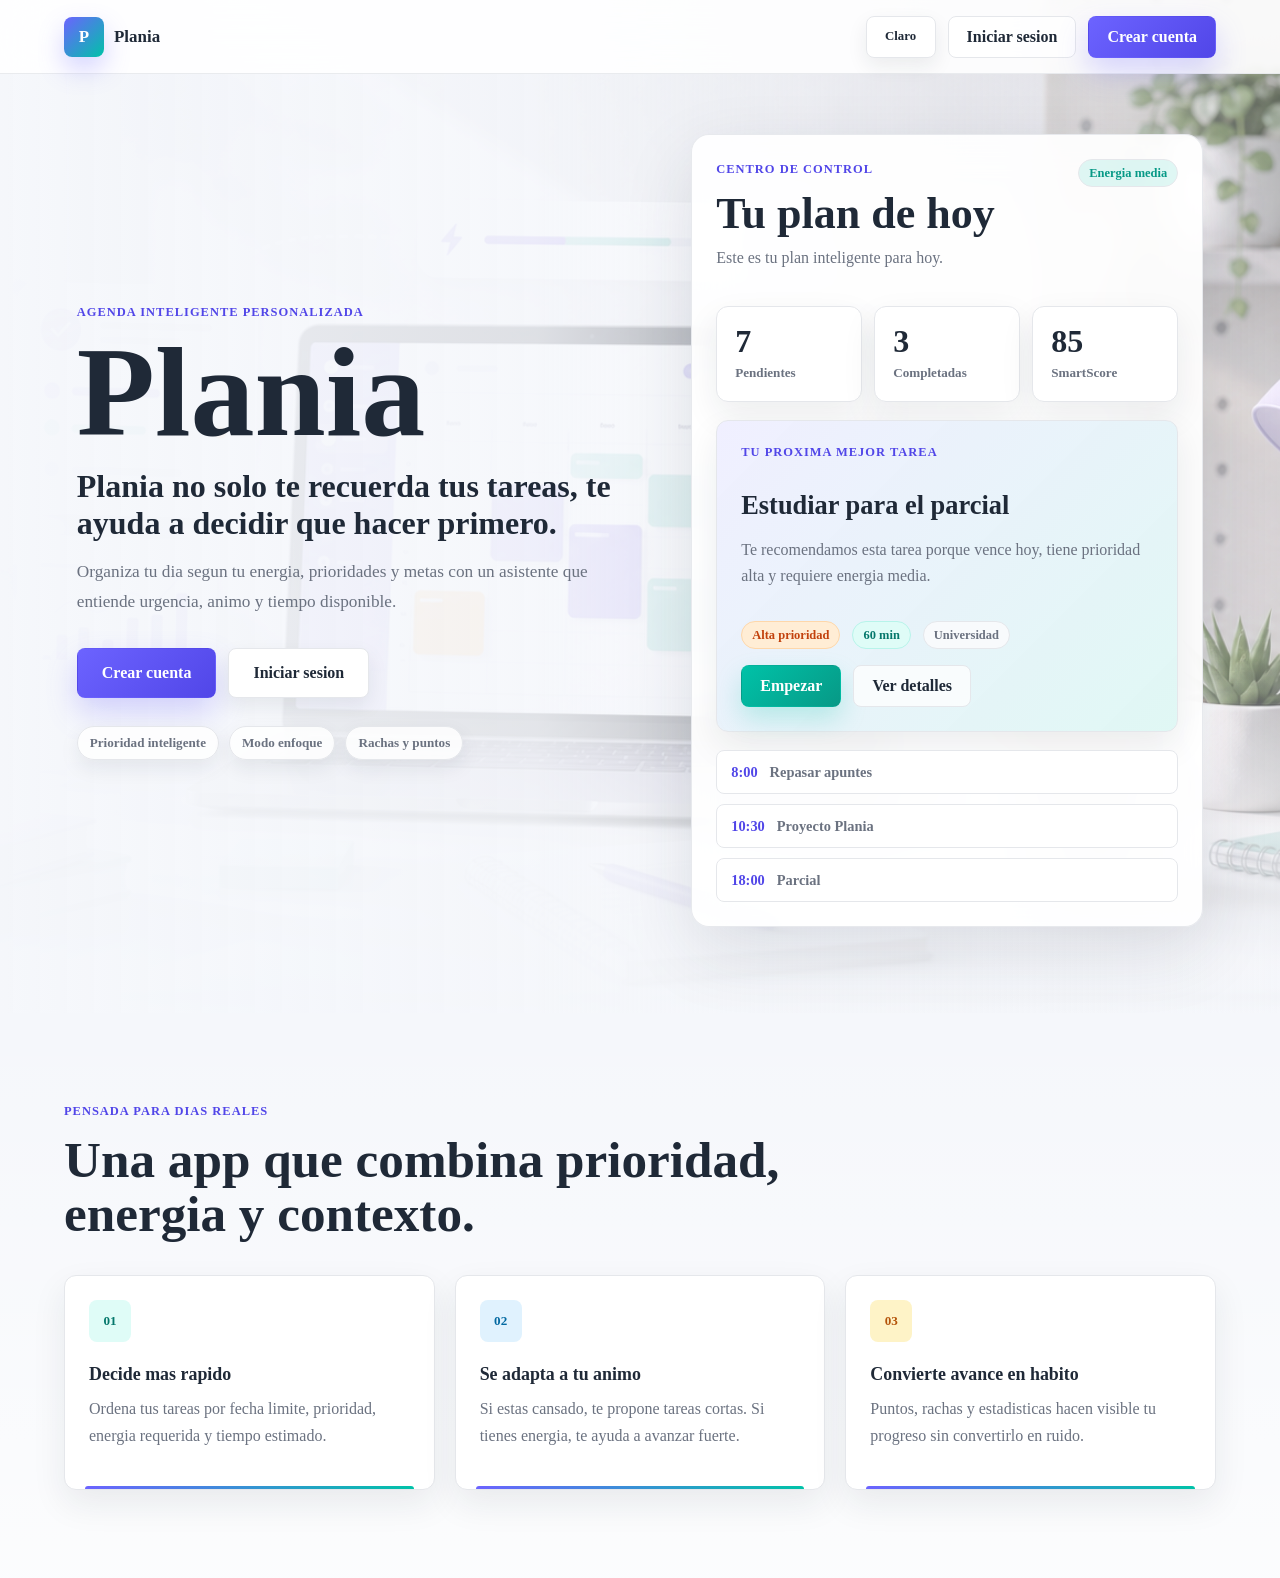
<file: frontend/index.html>
<!DOCTYPE html>
<html lang="es">
<head>
    <meta charset="UTF-8">
    <meta name="viewport" content="width=device-width, initial-scale=1.0">
    <meta name="description" content="Plania es una agenda inteligente que te ayuda a decidir que hacer primero segun tu energia, prioridades y metas.">
    <title>Plania | Agenda inteligente</title>
    <link rel="preconnect" href="https://fonts.googleapis.com">
    <link rel="preconnect" href="https://fonts.gstatic.com" crossorigin>
    <link href="https://fonts.googleapis.com/css2?family=Inter:wght@400;500;600;700;800;900&display=swap" rel="stylesheet">
    <link rel="stylesheet" href="css/styles.css?v=20260611-fix2">
    <link rel="stylesheet" href="css/responsive.css?v=20260611-fix2">
</head>
<body class="landing-page">
    <header class="site-header">
        <a class="brand" href="index.html" aria-label="Ir al inicio de Plania">
            <span class="brand-mark">P</span>
            <span>Plania</span>
        </a>

        <nav class="header-actions" aria-label="Acciones principales">
            <button class="theme-toggle" type="button" data-theme-toggle aria-label="Cambiar tema">
                <span data-theme-icon>Tema</span>
            </button>
            <a class="button button-ghost" href="login.html">Iniciar sesion</a>
            <a class="button button-primary" href="register.html">Crear cuenta</a>
        </nav>
    </header>

    <main>
        <section class="hero-section landing-hero" aria-labelledby="hero-title">
            <img class="hero-bg" src="assets/images/plania-hero.png" alt="">
            <div class="hero-scrim"></div>
            <div class="hero-grid">
                <div class="hero-content">
                    <p class="eyebrow">Agenda inteligente personalizada</p>
                    <h1 id="hero-title">Plania</h1>
                    <p class="hero-phrase">Plania no solo te recuerda tus tareas, te ayuda a decidir que hacer primero.</p>
                    <p class="hero-copy">Organiza tu dia segun tu energia, prioridades y metas con un asistente que entiende urgencia, animo y tiempo disponible.</p>

                    <div class="hero-actions">
                        <a class="button button-primary button-large" href="register.html">Crear cuenta</a>
                        <a class="button button-light button-large" href="login.html">Iniciar sesion</a>
                    </div>

                    <div class="hero-proof" aria-label="Indicadores de Plania">
                        <span>Prioridad inteligente</span>
                        <span>Modo enfoque</span>
                        <span>Rachas y puntos</span>
                    </div>
                </div>

                <section class="assistant-preview" aria-label="Vista previa de Plania">
                    <div class="preview-panel">
                        <div class="preview-header">
                            <div>
                                <span class="eyebrow">Centro de control</span>
                                <h2>Tu plan de hoy</h2>
                                <p>Este es tu plan inteligente para hoy.</p>
                            </div>
                            <span class="mood-pill">Energia media</span>
                        </div>

                        <div class="summary-row">
                            <article><strong>7</strong><span>Pendientes</span></article>
                            <article><strong>3</strong><span>Completadas</span></article>
                            <article><strong>85</strong><span>SmartScore</span></article>
                        </div>

                        <article class="best-task-card">
                            <span class="card-kicker">Tu proxima mejor tarea</span>
                            <h3>Estudiar para el parcial</h3>
                            <p>Te recomendamos esta tarea porque vence hoy, tiene prioridad alta y requiere energia media.</p>
                            <div class="metadata-row">
                                <span class="badge badge-priority-high">Alta prioridad</span>
                                <span class="badge badge-energy">60 min</span>
                                <span class="badge">Universidad</span>
                            </div>
                            <div class="card-actions">
                                <a class="button button-secondary" href="login.html">Empezar</a>
                                <a class="button button-ghost" href="login.html">Ver detalles</a>
                            </div>
                        </article>

                        <div class="timeline-preview" aria-hidden="true">
                            <span><strong>8:00</strong> Repasar apuntes</span>
                            <span><strong>10:30</strong> Proyecto Plania</span>
                            <span><strong>18:00</strong> Parcial</span>
                        </div>
                    </div>
                </section>
            </div>
        </section>

        <section class="feature-band" aria-label="Beneficios de Plania">
            <div class="section-shell">
                <div class="section-heading">
                    <p class="eyebrow">Pensada para dias reales</p>
                    <h2>Una app que combina prioridad, energia y contexto.</h2>
                </div>

                <div class="feature-grid">
                    <article class="feature-card">
                        <span class="feature-icon">01</span>
                        <h3>Decide mas rapido</h3>
                        <p>Ordena tus tareas por fecha limite, prioridad, energia requerida y tiempo estimado.</p>
                    </article>
                    <article class="feature-card">
                        <span class="feature-icon">02</span>
                        <h3>Se adapta a tu animo</h3>
                        <p>Si estas cansado, te propone tareas cortas. Si tienes energia, te ayuda a avanzar fuerte.</p>
                    </article>
                    <article class="feature-card">
                        <span class="feature-icon">03</span>
                        <h3>Convierte avance en habito</h3>
                        <p>Puntos, rachas y estadisticas hacen visible tu progreso sin convertirlo en ruido.</p>
                    </article>
                </div>
            </div>
        </section>
    </main>

    <nav class="mobile-bottom-nav" aria-label="Navegacion movil de ejemplo">
        <a class="active" href="index.html">Inicio</a>
        <a href="login.html">Tareas</a>
        <a class="create-action" href="register.html" aria-label="Crear cuenta">+</a>
        <a href="login.html">Stats</a>
        <a href="login.html">Perfil</a>
    </nav>

    <script src="js/theme.js?v=20260611-fix2"></script>
</body>
</html>
</file>
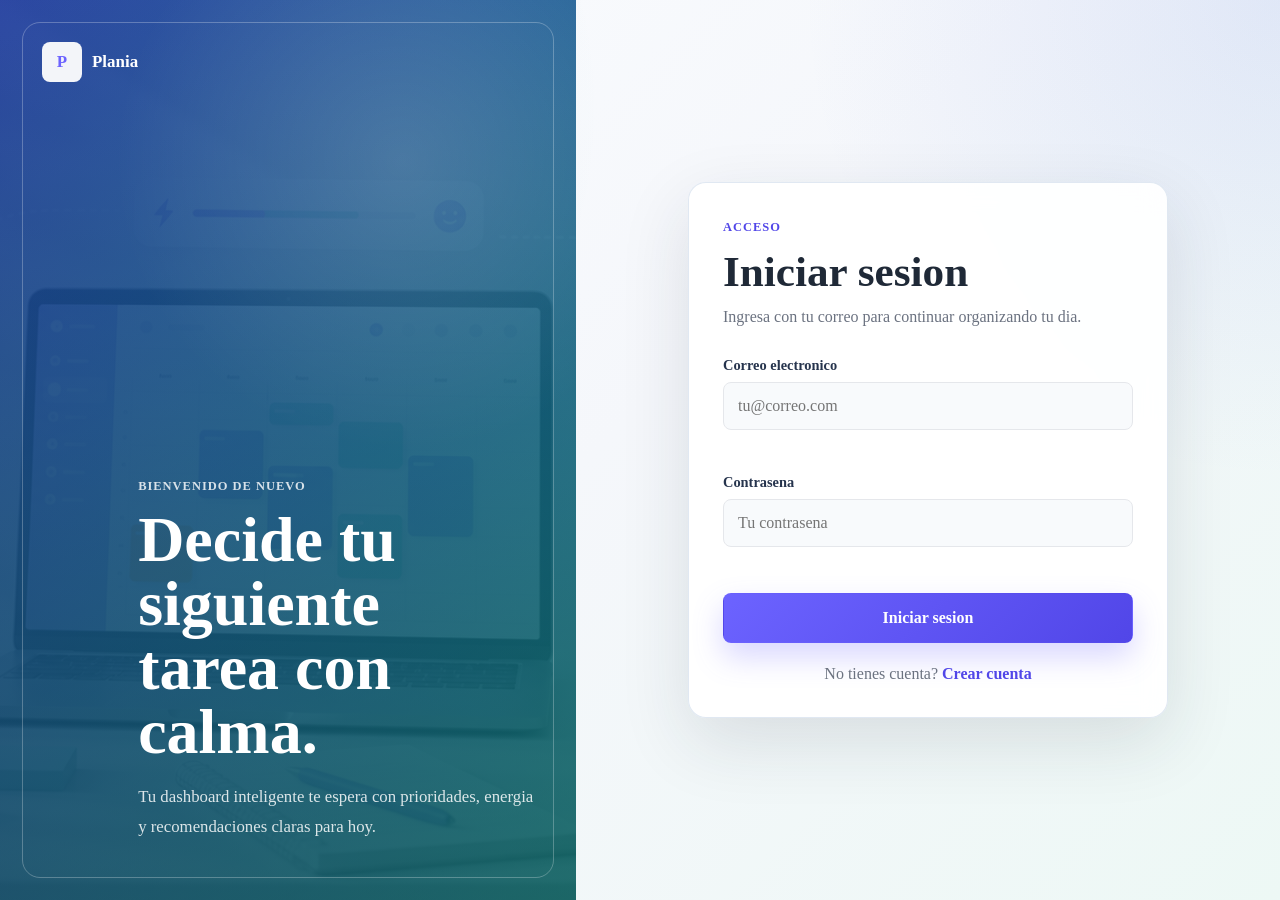
<file: frontend/dashboard.html>
<!DOCTYPE html>
<html lang="es">
<head>
    <meta charset="UTF-8">
    <meta name="viewport" content="width=device-width, initial-scale=1.0">
    <title>Dashboard | Plania</title>
    <link rel="preconnect" href="https://fonts.googleapis.com">
    <link rel="preconnect" href="https://fonts.gstatic.com" crossorigin>
    <link href="https://fonts.googleapis.com/css2?family=Inter:wght@400;500;600;700;800&display=swap" rel="stylesheet">
    <link rel="stylesheet" href="css/styles.css">
    <link rel="stylesheet" href="css/dashboard.css">
    <link rel="stylesheet" href="css/responsive.css">
</head>
<body class="app-body">
    <aside class="app-sidebar" aria-label="Navegacion principal">
        <a class="brand app-brand" href="dashboard.html">
            <span class="brand-mark">P</span>
            <span>Plania</span>
        </a>

        <nav class="sidebar-nav">
            <a class="nav-item active" href="dashboard.html">Inicio</a>
            <a class="nav-item" href="tasks.html">Tareas</a>
            <a class="nav-item" href="stats.html">Estadisticas</a>
            <a class="nav-item" href="profile.html">Perfil</a>
        </nav>

        <button id="logoutButton" class="button button-ghost logout-button" type="button">Cerrar sesion</button>
    </aside>

    <main class="app-main">
        <header class="dashboard-header">
            <div>
                <p class="eyebrow">Plan del dia</p>
                <h1 id="dashboardGreeting">Hola. Este es tu plan para hoy.</h1>
                <p id="dashboardDate" class="dashboard-date"></p>
            </div>
            <a class="button button-primary" href="tasks.html">Nueva tarea</a>
        </header>

        <section id="dashboardLoading" class="loading-state">
            <span class="page-spinner" aria-hidden="true"></span>
            <p>Cargando tu plan inteligente...</p>
        </section>

        <section id="dashboardError" class="empty-state hidden">
            <h2>No pudimos cargar tu dashboard</h2>
            <p>Verifica que el backend este corriendo e intenta nuevamente.</p>
            <button id="retryButton" class="button button-primary" type="button">Intentar de nuevo</button>
        </section>

        <section id="dashboardContent" class="dashboard-content hidden">
            <div class="summary-grid">
                <article class="summary-card">
                    <span class="summary-label">Pendientes</span>
                    <strong id="pendingTasks">0</strong>
                    <small>Tareas activas</small>
                </article>
                <article class="summary-card">
                    <span class="summary-label">Completadas hoy</span>
                    <strong id="completedToday">0</strong>
                    <small>Progreso diario</small>
                </article>
                <article class="summary-card">
                    <span class="summary-label">Puntos</span>
                    <strong id="totalPoints">0</strong>
                    <small>Acumulados</small>
                </article>
                <article class="summary-card">
                    <span class="summary-label">Racha</span>
                    <strong id="currentStreak">0</strong>
                    <small>Dias activos</small>
                </article>
            </div>

            <div class="dashboard-grid">
                <section class="panel recommendation-panel" aria-labelledby="recommendationTitle">
                    <div class="panel-header">
                        <div>
                            <p class="eyebrow">Recomendacion inteligente</p>
                            <h2 id="recommendationTitle">Que hacer primero</h2>
                        </div>
                    </div>
                    <div id="recommendationCard"></div>
                </section>

                <section class="panel mood-panel" aria-labelledby="moodTitle">
                    <div class="panel-header">
                        <div>
                            <p class="eyebrow">Estado de animo</p>
                            <h2 id="moodTitle">Como te sientes hoy?</h2>
                        </div>
                    </div>
                    <div id="moodSelector" class="mood-grid" role="radiogroup" aria-label="Estado de animo de hoy"></div>
                </section>
            </div>

            <section class="panel today-panel" aria-labelledby="todayTasksTitle">
                <div class="panel-header">
                    <div>
                        <p class="eyebrow">Agenda</p>
                        <h2 id="todayTasksTitle">Tareas de hoy</h2>
                    </div>
                    <p id="motivationalMessage" class="panel-note"></p>
                </div>
                <div id="todayTasksList" class="task-list"></div>
            </section>
        </section>
    </main>

    <nav class="bottom-nav" aria-label="Navegacion movil">
        <a class="active" href="dashboard.html">Inicio</a>
        <a href="tasks.html">Tareas</a>
        <a href="stats.html">Stats</a>
        <a href="profile.html">Perfil</a>
    </nav>

    <div id="toastHost" class="toast-host" aria-live="polite"></div>

    <script src="js/storage.js"></script>
    <script src="js/ui.js"></script>
    <script src="js/session.js"></script>
    <script src="js/config.js"></script>
    <script src="js/api.js"></script>
    <script src="js/dashboard.js"></script>
</body>
</html>
</file>
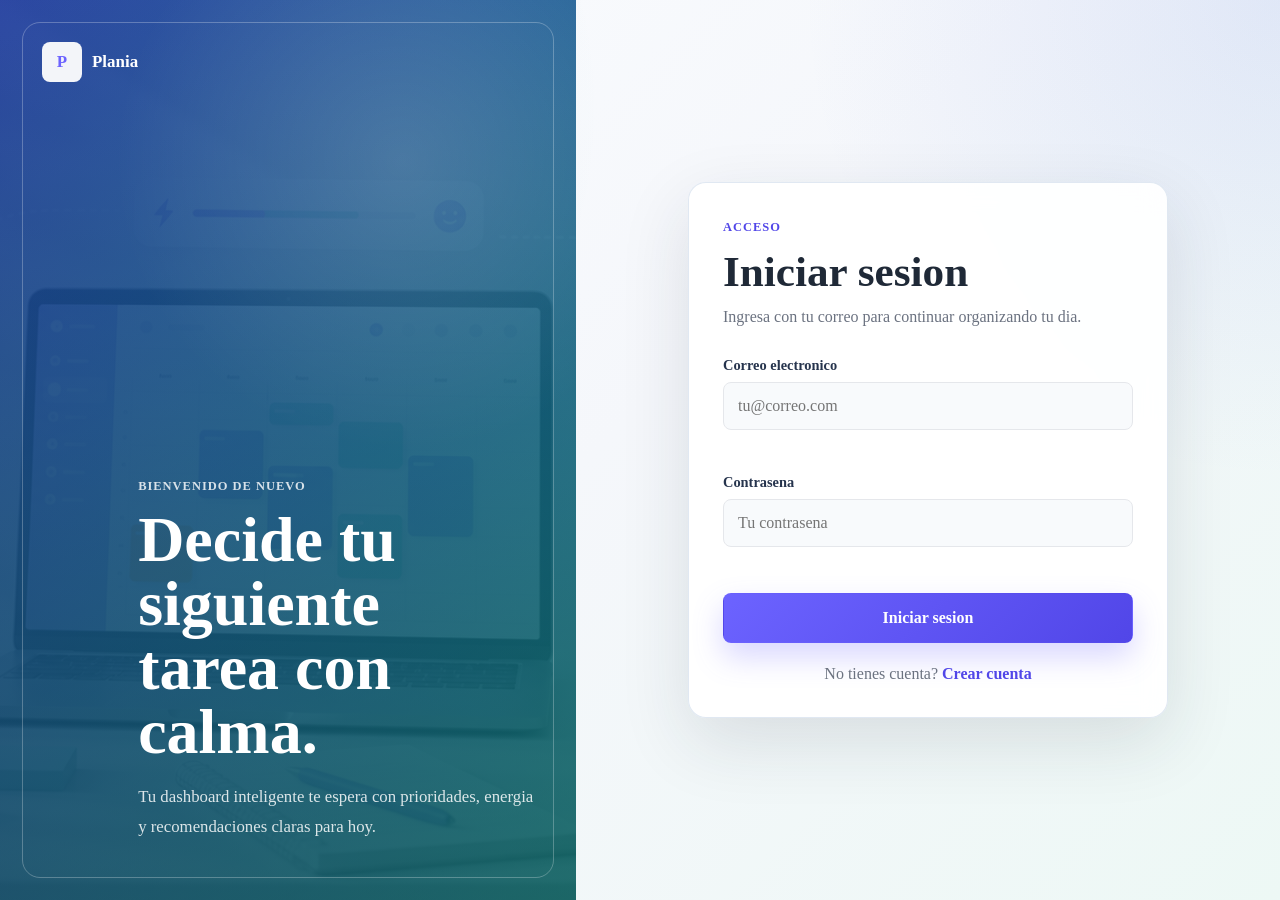
<file: frontend/login.html>
<!DOCTYPE html>
<html lang="es">
<head>
    <meta charset="UTF-8">
    <meta name="viewport" content="width=device-width, initial-scale=1.0">
    <title>Iniciar sesion | Plania</title>
    <link rel="preconnect" href="https://fonts.googleapis.com">
    <link rel="preconnect" href="https://fonts.gstatic.com" crossorigin>
    <link href="https://fonts.googleapis.com/css2?family=Inter:wght@400;500;600;700;800&display=swap" rel="stylesheet">
    <link rel="stylesheet" href="css/styles.css">
    <link rel="stylesheet" href="css/auth.css">
    <link rel="stylesheet" href="css/responsive.css">
</head>
<body class="auth-page">
    <main class="auth-shell">
        <section class="auth-visual" aria-label="Resumen de Plania">
            <a class="brand auth-brand" href="index.html">
                <span class="brand-mark">P</span>
                <span>Plania</span>
            </a>
            <div class="auth-visual-content">
                <p class="eyebrow">Bienvenido de nuevo</p>
                <h1>Decide tu siguiente tarea con calma.</h1>
                <p>Tu dashboard inteligente te espera con prioridades, energia y recomendaciones claras para hoy.</p>
            </div>
        </section>

        <section class="auth-panel" aria-labelledby="login-title">
            <div class="auth-card">
                <div class="auth-card-header">
                    <p class="eyebrow">Acceso</p>
                    <h2 id="login-title">Iniciar sesion</h2>
                    <p>Ingresa con tu correo para continuar organizando tu dia.</p>
                </div>

                <form id="loginForm" class="auth-form" novalidate>
                    <div class="form-field">
                        <label for="email">Correo electronico</label>
                        <input id="email" name="email" type="email" autocomplete="email" placeholder="tu@correo.com">
                        <small class="field-error" data-error-for="email"></small>
                    </div>

                    <div class="form-field">
                        <label for="password">Contrasena</label>
                        <input id="password" name="password" type="password" autocomplete="current-password" placeholder="Tu contrasena">
                        <small class="field-error" data-error-for="password"></small>
                    </div>

                    <button class="button button-primary button-full" type="submit">
                        <span class="button-text">Iniciar sesion</span>
                        <span class="button-loader" aria-hidden="true"></span>
                    </button>
                </form>

                <p class="auth-switch">No tienes cuenta? <a href="register.html">Crear cuenta</a></p>
            </div>
        </section>
    </main>

    <div id="toastHost" class="toast-host" aria-live="polite"></div>

    <script src="js/storage.js"></script>
    <script src="js/ui.js"></script>
    <script src="js/session.js"></script>
    <script src="js/config.js"></script>
    <script src="js/api.js"></script>
    <script src="js/auth.js"></script>
</body>
</html>
</file>
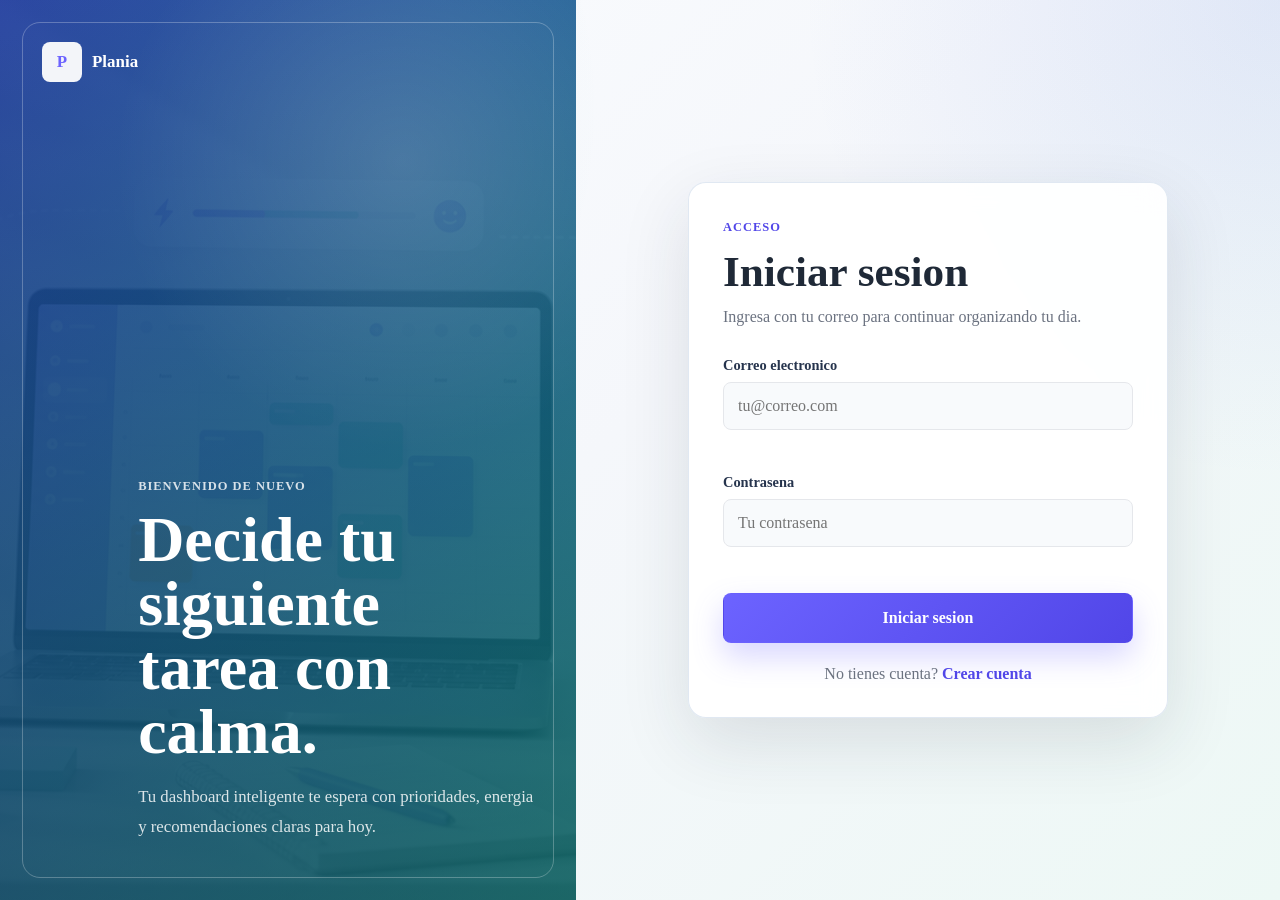
<file: frontend/profile.html>
<!DOCTYPE html>
<html lang="es">
<head>
    <meta charset="UTF-8">
    <meta name="viewport" content="width=device-width, initial-scale=1.0">
    <title>Perfil | Plania</title>
    <link rel="preconnect" href="https://fonts.googleapis.com">
    <link rel="preconnect" href="https://fonts.gstatic.com" crossorigin>
    <link href="https://fonts.googleapis.com/css2?family=Inter:wght@400;500;600;700;800&display=swap" rel="stylesheet">
    <link rel="stylesheet" href="css/styles.css">
    <link rel="stylesheet" href="css/dashboard.css">
    <link rel="stylesheet" href="css/profile.css">
    <link rel="stylesheet" href="css/responsive.css">
</head>
<body class="app-body">
    <aside class="app-sidebar" aria-label="Navegacion principal">
        <a class="brand app-brand" href="dashboard.html"><span class="brand-mark">P</span><span>Plania</span></a>
        <nav class="sidebar-nav">
            <a class="nav-item" href="dashboard.html">Inicio</a>
            <a class="nav-item" href="tasks.html">Tareas</a>
            <a class="nav-item" href="stats.html">Estadisticas</a>
            <a class="nav-item active" href="profile.html">Perfil</a>
        </nav>
        <button id="logoutButton" class="button button-ghost logout-button" type="button">Cerrar sesion</button>
    </aside>

    <main class="app-main">
        <header class="dashboard-header">
            <div>
                <p class="eyebrow">Cuenta</p>
                <h1>Tu perfil de Plania.</h1>
                <p class="dashboard-date">Consulta tus datos, puntos y racha actual.</p>
            </div>
        </header>

        <section id="profileLoading" class="loading-state">
            <span class="page-spinner" aria-hidden="true"></span>
            <p>Cargando perfil...</p>
        </section>

        <section id="profileError" class="empty-state hidden">
            <h2>No pudimos cargar tu perfil</h2>
            <p>Intenta nuevamente en unos segundos.</p>
            <button id="retryProfile" class="button button-primary" type="button">Intentar de nuevo</button>
        </section>

        <section id="profileContent" class="profile-grid hidden">
            <article class="panel profile-card">
                <div class="profile-avatar" id="profileInitial">P</div>
                <h2 id="profileName">Usuario</h2>
                <p id="profileEmail">correo@plania.com</p>
                <div class="profile-meta">
                    <span id="createdAt">Cuenta creada</span>
                    <span id="pointsLabel">0 puntos</span>
                    <span id="streakLabel">0 dias de racha</span>
                </div>
                <button class="button button-danger" type="button" data-logout>Cerrar sesion</button>
            </article>

            <article class="panel">
                <div class="panel-header">
                    <div>
                        <p class="eyebrow">Editar</p>
                        <h2>Datos personales</h2>
                    </div>
                </div>
                <form id="profileForm" class="profile-form" novalidate>
                    <div class="form-field">
                        <label for="name">Nombre</label>
                        <input id="name" name="name" type="text">
                        <small class="field-error" data-error-for="name"></small>
                    </div>
                    <div class="form-field">
                        <label for="email">Correo</label>
                        <input id="email" name="email" type="email">
                        <small class="field-error" data-error-for="email"></small>
                    </div>
                    <button class="button button-primary" type="submit">
                        <span class="button-text">Guardar cambios</span>
                        <span class="button-loader" aria-hidden="true"></span>
                    </button>
                </form>
            </article>
        </section>
    </main>

    <nav class="bottom-nav" aria-label="Navegacion movil">
        <a href="dashboard.html">Inicio</a>
        <a href="tasks.html">Tareas</a>
        <a href="stats.html">Stats</a>
        <a class="active" href="profile.html">Perfil</a>
    </nav>

    <div id="toastHost" class="toast-host" aria-live="polite"></div>
    <script src="js/storage.js"></script>
    <script src="js/ui.js"></script>
    <script src="js/session.js"></script>
    <script src="js/config.js"></script>
    <script src="js/api.js"></script>
    <script src="js/profile.js"></script>
</body>
</html>
</file>
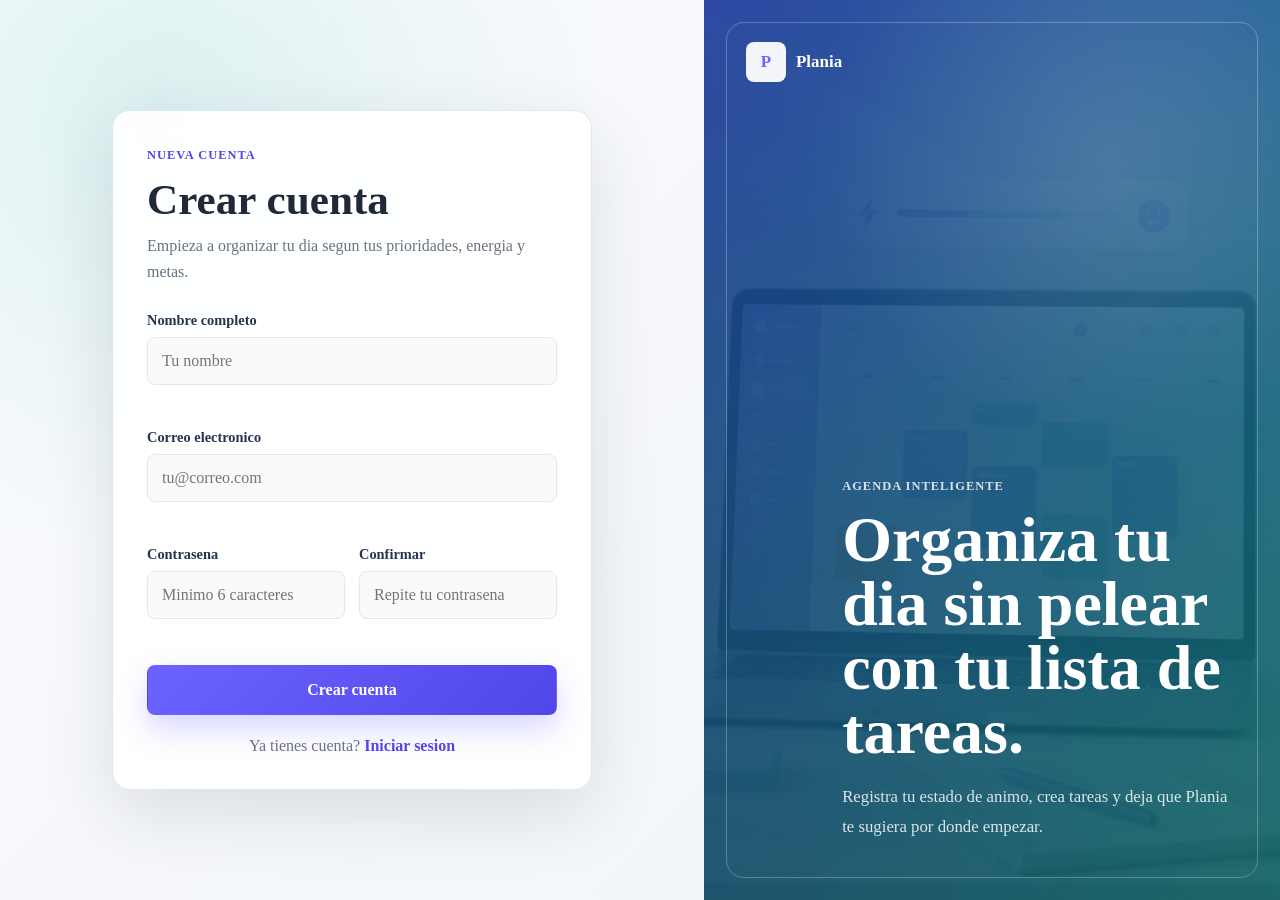
<file: frontend/register.html>
<!DOCTYPE html>
<html lang="es">
<head>
    <meta charset="UTF-8">
    <meta name="viewport" content="width=device-width, initial-scale=1.0">
    <title>Crear cuenta | Plania</title>
    <link rel="preconnect" href="https://fonts.googleapis.com">
    <link rel="preconnect" href="https://fonts.gstatic.com" crossorigin>
    <link href="https://fonts.googleapis.com/css2?family=Inter:wght@400;500;600;700;800&display=swap" rel="stylesheet">
    <link rel="stylesheet" href="css/styles.css">
    <link rel="stylesheet" href="css/auth.css">
    <link rel="stylesheet" href="css/responsive.css">
</head>
<body class="auth-page">
    <main class="auth-shell auth-shell-reverse">
        <section class="auth-panel" aria-labelledby="register-title">
            <div class="auth-card">
                <div class="auth-card-header">
                    <p class="eyebrow">Nueva cuenta</p>
                    <h2 id="register-title">Crear cuenta</h2>
                    <p>Empieza a organizar tu dia segun tus prioridades, energia y metas.</p>
                </div>

                <form id="registerForm" class="auth-form" novalidate>
                    <div class="form-field">
                        <label for="name">Nombre completo</label>
                        <input id="name" name="name" type="text" autocomplete="name" placeholder="Tu nombre">
                        <small class="field-error" data-error-for="name"></small>
                    </div>

                    <div class="form-field">
                        <label for="email">Correo electronico</label>
                        <input id="email" name="email" type="email" autocomplete="email" placeholder="tu@correo.com">
                        <small class="field-error" data-error-for="email"></small>
                    </div>

                    <div class="form-grid">
                        <div class="form-field">
                            <label for="password">Contrasena</label>
                            <input id="password" name="password" type="password" autocomplete="new-password" placeholder="Minimo 6 caracteres">
                            <small class="field-error" data-error-for="password"></small>
                        </div>

                        <div class="form-field">
                            <label for="confirmPassword">Confirmar</label>
                            <input id="confirmPassword" name="confirmPassword" type="password" autocomplete="new-password" placeholder="Repite tu contrasena">
                            <small class="field-error" data-error-for="confirmPassword"></small>
                        </div>
                    </div>

                    <button class="button button-primary button-full" type="submit">
                        <span class="button-text">Crear cuenta</span>
                        <span class="button-loader" aria-hidden="true"></span>
                    </button>
                </form>

                <p class="auth-switch">Ya tienes cuenta? <a href="login.html">Iniciar sesion</a></p>
            </div>
        </section>

        <section class="auth-visual" aria-label="Beneficios de Plania">
            <a class="brand auth-brand" href="index.html">
                <span class="brand-mark">P</span>
                <span>Plania</span>
            </a>
            <div class="auth-visual-content">
                <p class="eyebrow">Agenda inteligente</p>
                <h1>Organiza tu dia sin pelear con tu lista de tareas.</h1>
                <p>Registra tu estado de animo, crea tareas y deja que Plania te sugiera por donde empezar.</p>
            </div>
        </section>
    </main>

    <div id="toastHost" class="toast-host" aria-live="polite"></div>

    <script src="js/storage.js"></script>
    <script src="js/ui.js"></script>
    <script src="js/session.js"></script>
    <script src="js/config.js"></script>
    <script src="js/api.js"></script>
    <script src="js/auth.js"></script>
</body>
</html>
</file>
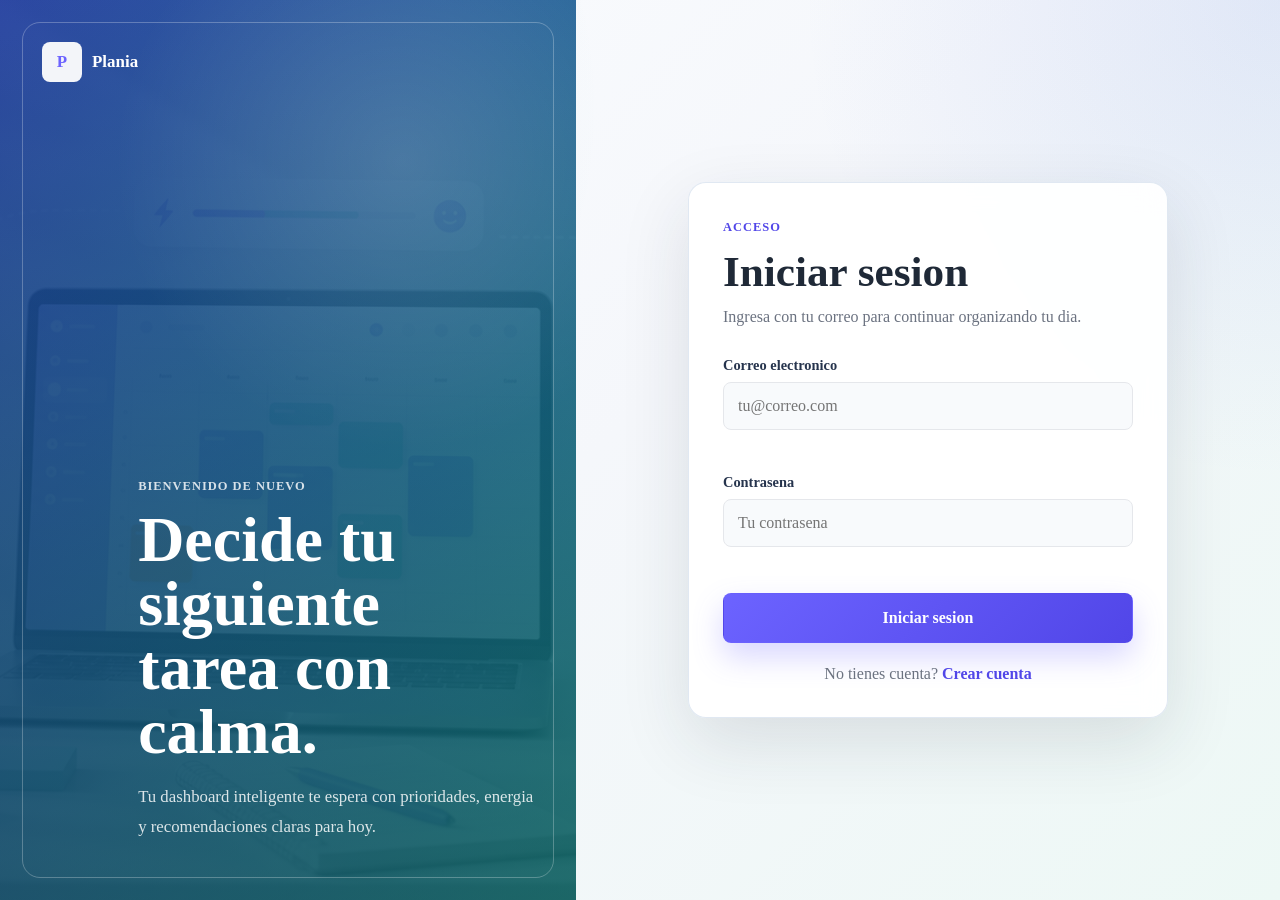
<file: frontend/stats.html>
<!DOCTYPE html>
<html lang="es">
<head>
    <meta charset="UTF-8">
    <meta name="viewport" content="width=device-width, initial-scale=1.0">
    <title>Estadisticas | Plania</title>
    <link rel="preconnect" href="https://fonts.googleapis.com">
    <link rel="preconnect" href="https://fonts.gstatic.com" crossorigin>
    <link href="https://fonts.googleapis.com/css2?family=Inter:wght@400;500;600;700;800&display=swap" rel="stylesheet">
    <link rel="stylesheet" href="css/styles.css">
    <link rel="stylesheet" href="css/dashboard.css">
    <link rel="stylesheet" href="css/stats.css">
    <link rel="stylesheet" href="css/responsive.css">
</head>
<body class="app-body">
    <aside class="app-sidebar" aria-label="Navegacion principal">
        <a class="brand app-brand" href="dashboard.html"><span class="brand-mark">P</span><span>Plania</span></a>
        <nav class="sidebar-nav">
            <a class="nav-item" href="dashboard.html">Inicio</a>
            <a class="nav-item" href="tasks.html">Tareas</a>
            <a class="nav-item active" href="stats.html">Estadisticas</a>
            <a class="nav-item" href="profile.html">Perfil</a>
        </nav>
        <button id="logoutButton" class="button button-ghost logout-button" type="button">Cerrar sesion</button>
    </aside>

    <main class="app-main">
        <header class="dashboard-header">
            <div>
                <p class="eyebrow">Progreso</p>
                <h1>Estadisticas claras para mejorar tu ritmo.</h1>
                <p class="dashboard-date">Una lectura simple de tus tareas, puntos, racha y estado de animo.</p>
            </div>
        </header>

        <section id="statsLoading" class="loading-state">
            <span class="page-spinner" aria-hidden="true"></span>
            <p>Cargando estadisticas...</p>
        </section>

        <section id="statsError" class="empty-state hidden">
            <h2>No pudimos cargar tus estadisticas</h2>
            <p>Verifica que el backend este activo e intenta nuevamente.</p>
            <button id="retryStats" class="button button-primary" type="button">Intentar de nuevo</button>
        </section>

        <section id="statsContent" class="dashboard-content hidden">
            <div class="summary-grid">
                <article class="summary-card"><span class="summary-label">Hoy</span><strong id="completedToday">0</strong><small>Completadas</small></article>
                <article class="summary-card"><span class="summary-label">Semana</span><strong id="completedWeek">0</strong><small>Completadas</small></article>
                <article class="summary-card"><span class="summary-label">Puntos</span><strong id="totalPoints">0</strong><small>Totales</small></article>
                <article class="summary-card"><span class="summary-label">Racha</span><strong id="currentStreak">0</strong><small>Dias</small></article>
            </div>

            <div class="stats-grid">
                <section class="panel">
                    <div class="panel-header">
                        <div>
                            <p class="eyebrow">Promedio</p>
                            <h2>Tareas completadas</h2>
                        </div>
                    </div>
                    <div class="metric-block">
                        <strong id="averageCompleted">0</strong>
                        <span>promedio diario aproximado</span>
                    </div>
                </section>

                <section class="panel">
                    <div class="panel-header">
                        <div>
                            <p class="eyebrow">Categoria</p>
                            <h2>Mas trabajada</h2>
                        </div>
                    </div>
                    <div class="metric-block">
                        <strong id="topCategory">Sin datos</strong>
                        <span>segun tareas completadas</span>
                    </div>
                </section>

                <section class="panel">
                    <div class="panel-header">
                        <div>
                            <p class="eyebrow">Animo</p>
                            <h2>Mas frecuente</h2>
                        </div>
                    </div>
                    <div class="metric-block">
                        <strong id="topMood">Sin datos</strong>
                        <span>segun historial registrado</span>
                    </div>
                </section>
            </div>

            <section class="panel">
                <div class="panel-header">
                    <div>
                        <p class="eyebrow">Distribucion</p>
                        <h2>Tareas por estado</h2>
                    </div>
                </div>
                <div id="statusBars" class="bars-list"></div>
            </section>
        </section>
    </main>

    <nav class="bottom-nav" aria-label="Navegacion movil">
        <a href="dashboard.html">Inicio</a>
        <a href="tasks.html">Tareas</a>
        <a class="active" href="stats.html">Stats</a>
        <a href="profile.html">Perfil</a>
    </nav>

    <div id="toastHost" class="toast-host" aria-live="polite"></div>
    <script src="js/storage.js"></script>
    <script src="js/ui.js"></script>
    <script src="js/session.js"></script>
    <script src="js/config.js"></script>
    <script src="js/api.js"></script>
    <script src="js/stats.js"></script>
</body>
</html>
</file>
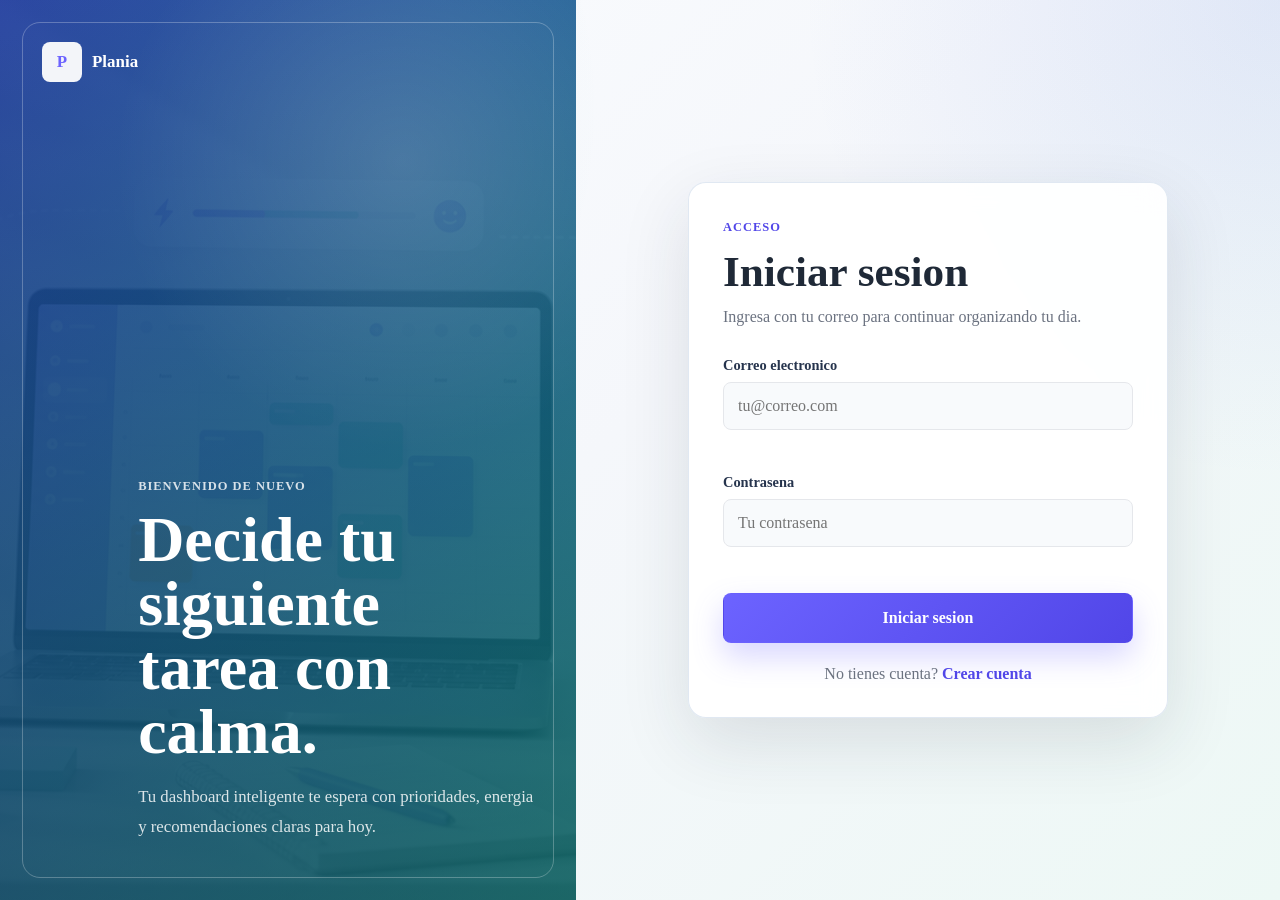
<file: frontend/tasks.html>
<!DOCTYPE html>
<html lang="es">
<head>
    <meta charset="UTF-8">
    <meta name="viewport" content="width=device-width, initial-scale=1.0">
    <title>Tareas | Plania</title>
    <link rel="preconnect" href="https://fonts.googleapis.com">
    <link rel="preconnect" href="https://fonts.gstatic.com" crossorigin>
    <link href="https://fonts.googleapis.com/css2?family=Inter:wght@400;500;600;700;800&display=swap" rel="stylesheet">
    <link rel="stylesheet" href="css/styles.css">
    <link rel="stylesheet" href="css/dashboard.css">
    <link rel="stylesheet" href="css/tasks.css">
    <link rel="stylesheet" href="css/responsive.css">
</head>
<body class="app-body">
    <aside class="app-sidebar" aria-label="Navegacion principal">
        <a class="brand app-brand" href="dashboard.html">
            <span class="brand-mark">P</span>
            <span>Plania</span>
        </a>
        <nav class="sidebar-nav">
            <a class="nav-item" href="dashboard.html">Inicio</a>
            <a class="nav-item active" href="tasks.html">Tareas</a>
            <a class="nav-item" href="stats.html">Estadisticas</a>
            <a class="nav-item" href="profile.html">Perfil</a>
        </nav>
        <button id="logoutButton" class="button button-ghost logout-button" type="button">Cerrar sesion</button>
    </aside>

    <main class="app-main">
        <header class="dashboard-header">
            <div>
                <p class="eyebrow">Gestion de tareas</p>
                <h1>Tus tareas, sin ruido.</h1>
                <p class="dashboard-date">Busca, filtra, crea y actualiza tus pendientes desde una sola vista.</p>
            </div>
            <button id="openCreateTask" class="button button-primary" type="button">Nueva tarea</button>
        </header>

        <section class="panel task-toolbar" aria-label="Filtros de tareas">
            <div class="search-field">
                <label for="searchInput">Buscar</label>
                <input id="searchInput" type="search" placeholder="Buscar por titulo o descripcion">
            </div>
            <div class="filter-grid">
                <div class="form-field compact-field">
                    <label for="statusFilter">Estado</label>
                    <select id="statusFilter">
                        <option value="">Todos</option>
                        <option value="PENDING">Pendientes</option>
                        <option value="POSTPONED">Aplazadas</option>
                        <option value="COMPLETED">Completadas</option>
                        <option value="CANCELLED">Canceladas</option>
                    </select>
                </div>
                <div class="form-field compact-field">
                    <label for="priorityFilter">Prioridad</label>
                    <select id="priorityFilter">
                        <option value="">Todas</option>
                        <option value="URGENT">Urgente</option>
                        <option value="HIGH">Alta</option>
                        <option value="MEDIUM">Media</option>
                        <option value="LOW">Baja</option>
                    </select>
                </div>
                <div class="form-field compact-field">
                    <label for="categoryFilter">Categoria</label>
                    <select id="categoryFilter">
                        <option value="">Todas</option>
                    </select>
                </div>
                <div class="form-field compact-field">
                    <label for="dateFilter">Fecha</label>
                    <input id="dateFilter" type="date">
                </div>
            </div>
        </section>

        <section id="tasksLoading" class="loading-state">
            <span class="page-spinner" aria-hidden="true"></span>
            <p>Cargando tareas...</p>
        </section>

        <section id="tasksError" class="empty-state hidden">
            <h2>No pudimos cargar tus tareas</h2>
            <p>Intenta nuevamente o revisa que el backend este activo.</p>
            <button id="retryTasks" class="button button-primary" type="button">Intentar de nuevo</button>
        </section>

        <section id="tasksContent" class="tasks-content hidden">
            <div id="tasksList" class="task-list"></div>
        </section>
    </main>

    <button id="floatingCreateTask" class="floating-action" type="button" aria-label="Crear tarea">+</button>

    <nav class="bottom-nav" aria-label="Navegacion movil">
        <a href="dashboard.html">Inicio</a>
        <a class="active" href="tasks.html">Tareas</a>
        <a href="stats.html">Stats</a>
        <a href="profile.html">Perfil</a>
    </nav>

    <div id="taskModal" class="modal-backdrop hidden" role="dialog" aria-modal="true" aria-labelledby="taskModalTitle">
        <div class="modal-card">
            <div class="modal-header">
                <div>
                    <p class="eyebrow">Tarea</p>
                    <h2 id="taskModalTitle">Nueva tarea</h2>
                </div>
                <button class="icon-button" type="button" data-close-modal aria-label="Cerrar">x</button>
            </div>

            <form id="taskForm" class="task-form" novalidate>
                <input type="hidden" id="taskId" name="taskId">
                <div class="form-field">
                    <label for="title">Titulo</label>
                    <input id="title" name="title" type="text" placeholder="Ej: Estudiar para el parcial">
                    <small class="field-error" data-error-for="title"></small>
                </div>
                <div class="form-field">
                    <label for="description">Descripcion</label>
                    <textarea id="description" name="description" rows="3" placeholder="Agrega detalles utiles"></textarea>
                    <small class="field-error" data-error-for="description"></small>
                </div>
                <div class="form-grid">
                    <div class="form-field">
                        <label for="dueDate">Fecha limite</label>
                        <input id="dueDate" name="dueDate" type="date">
                        <small class="field-error" data-error-for="dueDate"></small>
                    </div>
                    <div class="form-field">
                        <label for="dueTime">Hora</label>
                        <input id="dueTime" name="dueTime" type="time">
                        <small class="field-error" data-error-for="dueTime"></small>
                    </div>
                </div>
                <div class="form-grid">
                    <div class="form-field">
                        <label for="priority">Prioridad</label>
                        <select id="priority" name="priority">
                            <option value="">Selecciona</option>
                            <option value="LOW">Baja</option>
                            <option value="MEDIUM">Media</option>
                            <option value="HIGH">Alta</option>
                            <option value="URGENT">Urgente</option>
                        </select>
                        <small class="field-error" data-error-for="priority"></small>
                    </div>
                    <div class="form-field">
                        <label for="energyRequired">Energia requerida</label>
                        <select id="energyRequired" name="energyRequired">
                            <option value="">Selecciona</option>
                            <option value="LOW">Baja</option>
                            <option value="MEDIUM">Media</option>
                            <option value="HIGH">Alta</option>
                        </select>
                        <small class="field-error" data-error-for="energyRequired"></small>
                    </div>
                </div>
                <div class="form-grid">
                    <div class="form-field">
                        <label for="estimatedMinutes">Tiempo estimado</label>
                        <input id="estimatedMinutes" name="estimatedMinutes" type="number" min="5" max="1440" placeholder="60">
                        <small class="field-error" data-error-for="estimatedMinutes"></small>
                    </div>
                    <div class="form-field">
                        <label for="status">Estado</label>
                        <select id="status" name="status">
                            <option value="PENDING">Pendiente</option>
                            <option value="POSTPONED">Aplazada</option>
                            <option value="COMPLETED">Completada</option>
                            <option value="CANCELLED">Cancelada</option>
                        </select>
                        <small class="field-error" data-error-for="status"></small>
                    </div>
                </div>
                <div class="modal-actions">
                    <button class="button button-ghost" type="button" data-close-modal>Cancelar</button>
                    <button class="button button-primary" type="submit">
                        <span class="button-text">Guardar tarea</span>
                        <span class="button-loader" aria-hidden="true"></span>
                    </button>
                </div>
            </form>
        </div>
    </div>

    <div id="deleteModal" class="modal-backdrop hidden" role="dialog" aria-modal="true" aria-labelledby="deleteModalTitle">
        <div class="modal-card confirm-card">
            <div class="modal-header">
                <div>
                    <p class="eyebrow">Confirmacion</p>
                    <h2 id="deleteModalTitle">Eliminar tarea</h2>
                </div>
            </div>
            <p class="confirm-text">Esta accion no se puede deshacer. Deseas eliminar esta tarea?</p>
            <div class="modal-actions">
                <button class="button button-ghost" type="button" data-close-delete>Cancelar</button>
                <button id="confirmDelete" class="button button-danger" type="button">Eliminar</button>
            </div>
        </div>
    </div>

    <div id="toastHost" class="toast-host" aria-live="polite"></div>

    <script src="js/storage.js"></script>
    <script src="js/ui.js"></script>
    <script src="js/session.js"></script>
    <script src="js/config.js"></script>
    <script src="js/api.js"></script>
    <script src="js/tasks.js"></script>
</body>
</html>
</file>
<file: frontend/css/styles.css>
:root {
    --color-primary: #6c63ff;
    --color-primary-strong: #5146e8;
    --color-secondary: #00c2a8;
    --color-secondary-strong: #079986;
    --color-background: #f5f7fb;
    --color-surface: #ffffff;
    --color-surface-soft: #f8fafc;
    --color-text: #1f2937;
    --color-muted: #6b7280;
    --color-border: #e5e7eb;
    --color-warning: #f59e0b;
    --color-danger: #ef4444;
    --color-success: #22c55e;
    --color-info: #0ea5e9;
    --shadow-soft: 0 24px 70px rgba(31, 41, 55, 0.12);
    --shadow-card: 0 14px 34px rgba(31, 41, 55, 0.08);
    --shadow-tight: 0 8px 20px rgba(31, 41, 55, 0.08);
    --radius-sm: 8px;
    --radius-md: 12px;
    --radius-lg: 18px;
    --container: 1160px;
    --font-main: "Inter", system-ui, -apple-system, BlinkMacSystemFont, "Segoe UI", sans-serif;
}

[data-theme="dark"] {
    --color-background: #0f172a;
    --color-surface: #162033;
    --color-surface-soft: #111827;
    --color-text: #f8fafc;
    --color-muted: #a8b3c7;
    --color-border: #273449;
    --shadow-soft: 0 24px 70px rgba(0, 0, 0, 0.34);
    --shadow-card: 0 14px 34px rgba(0, 0, 0, 0.24);
    --shadow-tight: 0 8px 20px rgba(0, 0, 0, 0.22);
}

* {
    box-sizing: border-box;
}

html {
    scroll-behavior: smooth;
}

body {
    min-height: 100vh;
    margin: 0;
    overflow-x: hidden;
    font-family: var(--font-main);
    background: var(--color-background);
    color: var(--color-text);
    text-rendering: optimizeLegibility;
}

body,
button,
input,
select,
textarea {
    font: inherit;
}

a {
    color: inherit;
    text-decoration: none;
}

img {
    display: block;
    max-width: 100%;
}

h1,
h2,
h3,
p {
    margin-top: 0;
}

h1 {
    margin-bottom: 16px;
    font-size: clamp(4rem, 10vw, 8rem);
    line-height: 0.92;
    letter-spacing: 0;
}

h2 {
    margin-bottom: 14px;
    font-size: clamp(2rem, 4vw, 3.25rem);
    line-height: 1.05;
    letter-spacing: 0;
}

h3 {
    margin-bottom: 10px;
    font-size: 1.12rem;
}

.site-header {
    position: fixed;
    z-index: 30;
    top: 0;
    left: 0;
    right: 0;
    display: flex;
    align-items: center;
    justify-content: space-between;
    height: 74px;
    padding: 0 clamp(20px, 5vw, 64px);
    background: rgba(255, 255, 255, 0.88);
    border-bottom: 1px solid rgba(229, 231, 235, 0.82);
    backdrop-filter: blur(22px) saturate(145%);
    -webkit-backdrop-filter: blur(22px) saturate(145%);
}

[data-theme="dark"] .site-header {
    background: rgba(22, 32, 51, 0.9);
    border-bottom-color: rgba(39, 52, 73, 0.9);
}

.brand,
.preview-brand {
    display: inline-flex;
    align-items: center;
    gap: 10px;
    font-size: 1.06rem;
    font-weight: 900;
    letter-spacing: 0;
}

.brand-mark {
    display: grid;
    width: 40px;
    height: 40px;
    place-items: center;
    border-radius: var(--radius-sm);
    background: linear-gradient(135deg, var(--color-primary), var(--color-secondary));
    color: white;
    box-shadow: 0 12px 26px rgba(108, 99, 255, 0.28);
}

.header-actions,
.hero-actions,
.card-actions,
.metadata-row {
    display: flex;
    align-items: center;
    flex-wrap: wrap;
    gap: 12px;
}

.button,
.theme-toggle {
    display: inline-flex;
    align-items: center;
    justify-content: center;
    min-height: 42px;
    border: 1px solid transparent;
    border-radius: var(--radius-sm);
    font-weight: 800;
    line-height: 1;
    cursor: pointer;
    transition: transform 180ms ease, box-shadow 180ms ease, background-color 180ms ease, border-color 180ms ease;
}

.button {
    padding: 0 18px;
}

.theme-toggle {
    min-width: 70px;
    padding: 0 12px;
    background: var(--color-surface);
    border-color: var(--color-border);
    color: var(--color-text);
    box-shadow: var(--shadow-tight);
    font-size: 0.8rem;
}

.button:focus-visible,
.theme-toggle:focus-visible,
.mobile-bottom-nav a:focus-visible,
.preview-nav:focus-visible {
    outline: 3px solid rgba(108, 99, 255, 0.32);
    outline-offset: 2px;
}

.button:hover,
.theme-toggle:hover {
    transform: translateY(-1px);
}

.button-primary {
    background: linear-gradient(135deg, var(--color-primary), var(--color-primary-strong));
    color: white;
    box-shadow: 0 14px 30px rgba(108, 99, 255, 0.26);
}

.button-secondary {
    background: linear-gradient(135deg, var(--color-secondary), var(--color-secondary-strong));
    color: white;
    box-shadow: 0 12px 26px rgba(0, 194, 168, 0.22);
}

.button-ghost {
    background: rgba(255, 255, 255, 0.76);
    border-color: var(--color-border);
    color: var(--color-text);
}

[data-theme="dark"] .button-ghost {
    background: rgba(22, 32, 51, 0.78);
}

.button-light {
    background: var(--color-surface);
    border-color: var(--color-border);
    color: var(--color-text);
    box-shadow: var(--shadow-tight);
}

.button-large {
    min-height: 50px;
    padding: 0 24px;
}

.hero-section {
    position: relative;
    min-height: 92svh;
    padding: 134px clamp(20px, 6vw, 84px) 86px;
    overflow: hidden;
}

.hero-bg,
.hero-scrim {
    position: absolute;
    inset: 0;
    width: 100%;
    height: 100%;
}

.hero-bg {
    object-fit: cover;
    object-position: 58% center;
    filter: saturate(1.05) contrast(1.04);
}

.hero-scrim {
    background:
        linear-gradient(90deg, rgba(245, 247, 251, 0.98) 0%, rgba(245, 247, 251, 0.9) 42%, rgba(245, 247, 251, 0.58) 72%, rgba(245, 247, 251, 0.34) 100%),
        linear-gradient(0deg, var(--color-background) 0%, rgba(245, 247, 251, 0) 34%);
}

[data-theme="dark"] .hero-scrim {
    background:
        linear-gradient(90deg, rgba(15, 23, 42, 0.98) 0%, rgba(15, 23, 42, 0.9) 44%, rgba(15, 23, 42, 0.68) 76%, rgba(15, 23, 42, 0.48) 100%),
        linear-gradient(0deg, var(--color-background) 0%, rgba(15, 23, 42, 0) 34%);
}

.hero-grid {
    position: relative;
    display: grid;
    width: min(var(--container), 100%);
    margin: 0 auto;
    grid-template-columns: minmax(0, 0.95fr) minmax(390px, 0.9fr);
    gap: clamp(32px, 6vw, 74px);
    align-items: center;
}

.hero-content {
    position: relative;
    width: min(660px, 100%);
}

.eyebrow,
.card-kicker {
    display: inline-flex;
    margin: 0 0 14px;
    color: var(--color-primary-strong);
    font-size: 0.78rem;
    font-weight: 900;
    text-transform: uppercase;
    letter-spacing: 0.08em;
}

[data-theme="dark"] .eyebrow,
[data-theme="dark"] .card-kicker {
    color: #bcb8ff;
}

.hero-phrase {
    max-width: 620px;
    margin-bottom: 14px;
    color: var(--color-text);
    font-size: clamp(1.34rem, 3vw, 2rem);
    font-weight: 900;
    line-height: 1.18;
}

.hero-copy {
    max-width: 560px;
    margin-bottom: 30px;
    color: var(--color-muted);
    font-size: 1.08rem;
    line-height: 1.75;
}

.hero-proof {
    display: flex;
    flex-wrap: wrap;
    gap: 10px;
    margin-top: 28px;
}

.hero-proof span {
    display: inline-flex;
    min-height: 34px;
    align-items: center;
    padding: 0 12px;
    border: 1px solid var(--color-border);
    border-radius: 999px;
    background: rgba(255, 255, 255, 0.84);
    color: var(--color-muted);
    font-size: 0.82rem;
    font-weight: 800;
    box-shadow: var(--shadow-tight);
}

[data-theme="dark"] .hero-proof span {
    background: rgba(22, 32, 51, 0.84);
}

.assistant-preview {
    display: grid;
    min-height: 520px;
    overflow: hidden;
    border: 1px solid rgba(229, 231, 235, 0.9);
    border-radius: var(--radius-lg);
    background: rgba(255, 255, 255, 0.92);
    box-shadow: var(--shadow-soft);
    backdrop-filter: blur(18px);
}

[data-theme="dark"] .assistant-preview {
    border-color: rgba(39, 52, 73, 0.9);
    background: rgba(22, 32, 51, 0.92);
}

.preview-panel {
    display: grid;
    gap: 18px;
    padding: 24px;
}

.preview-header {
    display: flex;
    align-items: flex-start;
    justify-content: space-between;
    gap: 18px;
}

.preview-header h2 {
    margin-bottom: 8px;
    font-size: clamp(1.8rem, 4vw, 2.75rem);
}

.preview-header p,
.best-task-card p {
    color: var(--color-muted);
    line-height: 1.65;
}

.mood-pill,
.badge {
    display: inline-flex;
    align-items: center;
    min-height: 28px;
    padding: 0 10px;
    border: 1px solid var(--color-border);
    border-radius: 999px;
    background: var(--color-surface-soft);
    color: var(--color-muted);
    font-size: 0.78rem;
    font-weight: 900;
}

.mood-pill {
    background: rgba(0, 194, 168, 0.12);
    color: var(--color-secondary-strong);
}

.summary-row {
    display: grid;
    grid-template-columns: repeat(3, minmax(0, 1fr));
    gap: 12px;
}

.summary-row article,
.feature-card,
.best-task-card {
    border: 1px solid var(--color-border);
    border-radius: var(--radius-md);
    background: var(--color-surface);
    box-shadow: var(--shadow-card);
}

.timeline-preview {
    display: grid;
    gap: 10px;
}

.timeline-preview span {
    display: flex;
    gap: 12px;
    align-items: center;
    min-height: 44px;
    padding: 0 14px;
    border: 1px solid var(--color-border);
    border-radius: var(--radius-sm);
    background: var(--color-surface);
    color: var(--color-muted);
    font-size: 0.9rem;
    font-weight: 700;
}

.timeline-preview strong {
    color: var(--color-primary-strong);
}

.summary-row article {
    display: grid;
    gap: 6px;
    min-height: 96px;
    padding: 18px;
}

.summary-row strong {
    font-size: 2rem;
    line-height: 1;
}

.summary-row span {
    color: var(--color-muted);
    font-size: 0.82rem;
    font-weight: 800;
}

.best-task-card {
    display: grid;
    gap: 16px;
    padding: 24px;
    background:
        linear-gradient(135deg, rgba(108, 99, 255, 0.1), rgba(0, 194, 168, 0.12)),
        var(--color-surface);
}

.best-task-card h3 {
    margin-bottom: 0;
    font-size: 1.65rem;
}

.badge-priority-high {
    background: #ffedd5;
    border-color: #fed7aa;
    color: #c2410c;
}

.badge-energy {
    background: #dffcf7;
    border-color: #b7f4ea;
    color: #04776b;
}

.feature-band {
    padding: 88px clamp(20px, 5vw, 64px);
    background: linear-gradient(180deg, transparent 0%, rgba(255, 255, 255, 0.66) 100%);
}

[data-theme="dark"] .feature-band {
    background: linear-gradient(180deg, transparent 0%, rgba(22, 32, 51, 0.66) 100%);
}

.section-shell {
    width: min(var(--container), 100%);
    margin: 0 auto;
}

.section-heading {
    max-width: 720px;
    margin-bottom: 34px;
}

.feature-grid {
    display: grid;
    grid-template-columns: repeat(3, minmax(0, 1fr));
    gap: 20px;
}

.feature-card {
    position: relative;
    min-height: 214px;
    padding: 24px;
    overflow: hidden;
    transition: transform 180ms ease, border-color 180ms ease, box-shadow 180ms ease;
}

.feature-card::after {
    position: absolute;
    inset: auto 20px 0 20px;
    height: 3px;
    content: "";
    background: linear-gradient(90deg, var(--color-primary), var(--color-secondary));
    border-radius: 999px 999px 0 0;
}

.feature-card:hover {
    transform: translateY(-3px);
    box-shadow: var(--shadow-soft);
}

.feature-icon {
    display: inline-grid;
    width: 42px;
    height: 42px;
    margin-bottom: 22px;
    place-items: center;
    border-radius: var(--radius-sm);
    background: #dffcf7;
    color: #04776b;
    font-size: 0.82rem;
    font-weight: 900;
}

.feature-card:nth-child(2) .feature-icon {
    background: #e0f2fe;
    color: #0369a1;
}

.feature-card:nth-child(3) .feature-icon {
    background: #fef3c7;
    color: #b45309;
}

.feature-card p {
    color: var(--color-muted);
    line-height: 1.7;
}

.mobile-bottom-nav {
    position: fixed;
    z-index: 35;
    right: 12px;
    bottom: 12px;
    left: 12px;
    display: none;
    grid-template-columns: repeat(5, 1fr);
    gap: 6px;
    padding: 8px;
    border: 1px solid var(--color-border);
    border-radius: 18px;
    background: rgba(255, 255, 255, 0.94);
    box-shadow: var(--shadow-soft);
    backdrop-filter: blur(18px) saturate(145%);
    padding-bottom: max(8px, env(safe-area-inset-bottom));
}

[data-theme="dark"] .mobile-bottom-nav {
    background: rgba(22, 32, 51, 0.94);
}

.mobile-bottom-nav a {
    display: grid;
    min-height: 42px;
    place-items: center;
    border-radius: var(--radius-sm);
    color: var(--color-muted);
    font-size: 0.78rem;
    font-weight: 900;
}

.mobile-bottom-nav a.active {
    background: rgba(108, 99, 255, 0.12);
    color: var(--color-primary-strong);
}

.mobile-bottom-nav .create-action {
    width: 46px;
    height: 46px;
    min-height: 46px;
    margin: -18px auto 0;
    border-radius: 999px;
    background: linear-gradient(135deg, var(--color-primary), var(--color-secondary));
    color: white;
    box-shadow: 0 14px 30px rgba(108, 99, 255, 0.28);
    font-size: 1.45rem;
}

@media (prefers-reduced-motion: reduce) {
    *,
    *::before,
    *::after {
        scroll-behavior: auto !important;
        transition: none !important;
        animation-duration: 0.01ms !important;
        animation-iteration-count: 1 !important;
    }
}
</file>
<file: frontend/css/responsive.css>
@media (max-width: 1080px) {
    .hero-grid {
        grid-template-columns: 1fr;
    }

    .assistant-preview {
        min-height: auto;
        max-width: 760px;
    }
}

@media (max-width: 900px) {
    .site-header {
        height: 70px;
        padding-inline: 20px;
    }

    .hero-section {
        min-height: auto;
        padding-top: 118px;
        padding-bottom: 70px;
    }

    .feature-grid {
        grid-template-columns: 1fr;
    }
}

@media (max-width: 760px) {
    .header-actions .button-ghost {
        display: none;
    }

    .assistant-preview {
        grid-template-columns: 1fr;
    }

    .preview-sidebar {
        display: none;
    }

    .preview-header {
        flex-direction: column;
    }

    .summary-row {
        grid-template-columns: 1fr;
    }
}

@media (max-width: 680px) {
    body {
        padding-bottom: 82px;
    }

    .brand-mark {
        width: 34px;
        height: 34px;
    }

    .theme-toggle {
        min-width: 58px;
        min-height: 38px;
        padding-inline: 10px;
    }

    .header-actions .button-primary {
        min-height: 38px;
        padding-inline: 14px;
        font-size: 0.92rem;
    }

    .hero-section {
        padding-inline: 18px;
    }

    .hero-content {
        width: 100%;
    }

    .hero-actions {
        align-items: stretch;
        flex-direction: column;
        width: 100%;
        max-width: 340px;
    }

    .button-large {
        width: 100%;
    }

    .assistant-preview {
        border-radius: 16px;
    }

    .preview-panel {
        padding: 18px;
    }

    .best-task-card,
    .feature-card {
        padding: 20px;
    }

    .feature-band {
        padding: 62px 18px;
    }

    .section-heading {
        margin-bottom: 24px;
    }

    .mobile-bottom-nav {
        display: grid;
    }
}

@media (max-width: 420px) {
    .site-header {
        padding-inline: 14px;
    }

    .brand {
        font-size: 1rem;
    }

    h1 {
        font-size: 3.35rem;
    }

    h2 {
        font-size: 1.85rem;
        line-height: 1.12;
    }

    .hero-phrase {
        font-size: 1.2rem;
    }

    .hero-copy {
        font-size: 1rem;
    }

    .metadata-row,
    .card-actions {
        align-items: stretch;
        flex-direction: column;
    }

    .card-actions .button {
        width: 100%;
    }

    .mobile-bottom-nav {
        right: 8px;
        bottom: 8px;
        left: 8px;
    }
}
</file>
<file: frontend/css/dashboard.css>
.app-body {
    min-height: 100vh;
    background:
        radial-gradient(circle at 18% 0%, rgba(15, 159, 143, 0.12), transparent 30rem),
        radial-gradient(circle at 100% 18%, rgba(53, 92, 221, 0.1), transparent 28rem),
        linear-gradient(180deg, #fbfdff 0%, var(--color-background) 44%, #edf6f7 100%);
}

.app-sidebar {
    position: fixed;
    inset: 0 auto 0 0;
    z-index: 15;
    display: flex;
    width: 268px;
    padding: 26px 18px;
    flex-direction: column;
    border-right: 1px solid rgba(223, 231, 242, 0.92);
    background: rgba(255, 255, 255, 0.88);
    backdrop-filter: blur(22px) saturate(150%);
}

.app-sidebar,
.bottom-nav,
.site-header {
    -webkit-backdrop-filter: blur(18px);
}

.app-brand {
    margin-bottom: 34px;
    padding-inline: 8px;
}

.sidebar-nav {
    display: grid;
    gap: 7px;
}

.nav-item {
    display: flex;
    align-items: center;
    gap: 12px;
    min-height: 44px;
    padding: 0 13px;
    border-radius: var(--radius-sm);
    color: var(--color-muted);
    font-weight: 800;
    transition: background-color 180ms ease, color 180ms ease, transform 180ms ease;
}

.nav-item::before {
    width: 9px;
    height: 9px;
    content: "";
    border-radius: 999px;
    background: #cbd5e1;
    box-shadow: inset 0 0 0 2px rgba(255, 255, 255, 0.86);
}

.nav-item:hover,
.nav-item.active {
    background: rgba(53, 92, 221, 0.1);
    color: var(--color-primary-strong);
}

.nav-item:hover {
    transform: translateX(2px);
}

.nav-item.active::before {
    background: linear-gradient(135deg, var(--color-primary), var(--color-secondary));
}

.logout-button {
    margin-top: auto;
}

.app-main {
    min-height: 100vh;
    margin-left: 268px;
    padding: 34px clamp(22px, 4vw, 52px) 46px;
}

.dashboard-header {
    display: flex;
    align-items: flex-start;
    justify-content: space-between;
    gap: 20px;
    margin-bottom: 28px;
}

.dashboard-header h1 {
    max-width: 760px;
    margin-bottom: 10px;
    color: #0f172a;
    font-size: clamp(2.15rem, 5vw, 3.85rem);
    line-height: 1.04;
}

.dashboard-date,
.panel-note {
    margin: 0;
    color: var(--color-muted);
    line-height: 1.6;
}

.dashboard-content {
    display: grid;
    gap: 22px;
}

.summary-grid {
    display: grid;
    grid-template-columns: repeat(4, minmax(0, 1fr));
    gap: 16px;
}

.summary-card,
.panel {
    border: 1px solid rgba(223, 231, 242, 0.94);
    border-radius: var(--radius-md);
    background: rgba(255, 255, 255, 0.93);
    box-shadow: var(--shadow-card);
    backdrop-filter: blur(10px);
}

.summary-card {
    position: relative;
    display: grid;
    gap: 8px;
    min-height: 136px;
    padding: 20px;
    overflow: hidden;
    transition: transform 180ms ease, border-color 180ms ease, box-shadow 180ms ease;
}

.summary-card::after {
    position: absolute;
    top: 18px;
    right: 18px;
    width: 42px;
    height: 42px;
    content: "";
    border-radius: 999px;
    background: linear-gradient(135deg, rgba(53, 92, 221, 0.12), rgba(15, 159, 143, 0.12));
}

.summary-card:hover {
    transform: translateY(-2px);
    border-color: rgba(53, 92, 221, 0.22);
    box-shadow: var(--shadow-soft);
}

.summary-label {
    color: var(--color-muted);
    font-size: 0.82rem;
    font-weight: 800;
    text-transform: uppercase;
}

.summary-card strong {
    position: relative;
    z-index: 1;
    font-size: 2.35rem;
    line-height: 1;
}

.summary-card small {
    color: var(--color-muted);
    font-weight: 700;
}

.dashboard-grid {
    display: grid;
    grid-template-columns: minmax(0, 1.25fr) minmax(320px, 0.75fr);
    gap: 22px;
}

.panel {
    padding: 22px;
}

.panel-header {
    display: flex;
    align-items: flex-start;
    justify-content: space-between;
    gap: 18px;
    margin-bottom: 18px;
}

.panel-header h2 {
    margin-bottom: 0;
    color: #0f172a;
    font-size: 1.48rem;
    line-height: 1.18;
}

.recommendation-card {
    display: grid;
    gap: 18px;
    padding: 22px;
    border-radius: var(--radius-md);
    background:
        linear-gradient(135deg, rgba(53, 92, 221, 0.12), rgba(15, 159, 143, 0.14)),
        #ffffff;
    border: 1px solid rgba(53, 92, 221, 0.18);
}

.recommendation-card h3 {
    margin-bottom: 4px;
    font-size: 1.5rem;
}

.recommendation-reason {
    margin: 0;
    color: var(--color-muted);
    line-height: 1.7;
}

.metadata-row,
.task-meta {
    display: flex;
    flex-wrap: wrap;
    gap: 8px;
}

.badge {
    display: inline-flex;
    align-items: center;
    min-height: 28px;
    padding: 0 10px;
    border-radius: 999px;
    background: var(--color-surface-soft);
    border: 1px solid var(--color-border);
    color: var(--color-muted);
    font-size: 0.78rem;
    font-weight: 800;
}

.badge-priority-urgent {
    background: #fee2e2;
    color: #b91c1c;
    border-color: #fecaca;
}

.badge-priority-high {
    background: #ffedd5;
    color: #c2410c;
    border-color: #fed7aa;
}

.badge-priority-medium {
    background: #fef3c7;
    color: #a16207;
    border-color: #fde68a;
}

.badge-priority-low {
    background: #dcfce7;
    color: #15803d;
    border-color: #bbf7d0;
}

.badge-energy {
    background: var(--color-secondary-soft);
    color: #04776b;
    border-color: #b7f4ea;
}

.card-actions,
.task-actions {
    display: flex;
    flex-wrap: wrap;
    gap: 10px;
}

.button-secondary {
    background: linear-gradient(135deg, var(--color-secondary), #087f73);
    color: white;
    box-shadow: 0 12px 24px rgba(15, 159, 143, 0.22);
}

.button-secondary:hover {
    background: #05ad98;
}

.button-danger {
    background: #fee2e2;
    color: #b91c1c;
}

.button-danger:hover {
    background: #fecaca;
}

.mood-grid {
    display: grid;
    grid-template-columns: repeat(2, minmax(0, 1fr));
    gap: 10px;
}

.mood-option {
    display: grid;
    min-height: 88px;
    padding: 14px;
    border: 1px solid var(--color-border);
    border-radius: var(--radius-sm);
    background: var(--color-surface-soft);
    color: var(--color-text);
    text-align: left;
    cursor: pointer;
    transition: transform 180ms ease, border-color 180ms ease, background-color 180ms ease;
}

.mood-option:hover {
    transform: translateY(-1px);
    border-color: rgba(53, 92, 221, 0.42);
}

.mood-option.active {
    background: rgba(53, 92, 221, 0.1);
    border-color: rgba(53, 92, 221, 0.58);
}

.mood-option strong {
    font-size: 0.94rem;
}

.mood-option span {
    color: var(--color-muted);
    font-size: 0.82rem;
    line-height: 1.45;
}

.task-list {
    display: grid;
    gap: 12px;
}

.task-card {
    position: relative;
    display: grid;
    grid-template-columns: minmax(0, 1fr) auto;
    gap: 16px;
    padding: 18px;
    border: 1px solid var(--color-border);
    border-radius: var(--radius-md);
    background: #ffffff;
    overflow: hidden;
    transition: transform 180ms ease, border-color 180ms ease, box-shadow 180ms ease;
}

.task-card::before {
    position: absolute;
    inset: 0 auto 0 0;
    width: 4px;
    content: "";
    background: linear-gradient(180deg, var(--color-primary), var(--color-secondary));
    opacity: 0.9;
}

.task-card:hover {
    transform: translateY(-1px);
    border-color: rgba(53, 92, 221, 0.32);
    box-shadow: var(--shadow-card);
}

.task-card h3 {
    margin-bottom: 8px;
}

.task-card p {
    margin-bottom: 12px;
    color: var(--color-muted);
    line-height: 1.6;
}

.loading-state,
.empty-state {
    display: grid;
    min-height: 320px;
    place-items: center;
    padding: 32px;
    border: 1px solid rgba(223, 231, 242, 0.94);
    border-radius: var(--radius-md);
    background: rgba(255, 255, 255, 0.86);
    text-align: center;
}

.empty-state h2,
.empty-state h3 {
    margin-bottom: 8px;
}

.loading-state p,
.empty-state p {
    color: var(--color-muted);
}

.page-spinner {
    width: 42px;
    height: 42px;
    border: 4px solid rgba(53, 92, 221, 0.18);
    border-top-color: var(--color-primary);
    border-radius: 50%;
    animation: spin 820ms linear infinite;
}

.hidden {
    display: none !important;
}

.bottom-nav {
    position: fixed;
    z-index: 16;
    right: 12px;
    bottom: 12px;
    left: 12px;
    display: none;
    grid-template-columns: repeat(4, 1fr);
    gap: 6px;
    padding: 8px;
    border: 1px solid rgba(223, 231, 242, 0.94);
    border-radius: 18px;
    background: rgba(255, 255, 255, 0.9);
    box-shadow: var(--shadow-soft);
    backdrop-filter: blur(18px) saturate(145%);
    padding-bottom: max(8px, env(safe-area-inset-bottom));
}

.bottom-nav a {
    display: grid;
    min-height: 42px;
    place-items: center;
    border-radius: var(--radius-sm);
    color: var(--color-muted);
    font-size: 0.8rem;
    font-weight: 800;
}

.bottom-nav a.active {
    background: rgba(53, 92, 221, 0.1);
    color: var(--color-primary-strong);
}

@media (max-width: 1040px) {
    .summary-grid {
        grid-template-columns: repeat(2, minmax(0, 1fr));
    }

    .dashboard-grid {
        grid-template-columns: 1fr;
    }
}

@media (max-width: 820px) {
    .app-sidebar {
        display: none;
    }

    .app-main {
        margin-left: 0;
        padding: 24px 16px calc(110px + env(safe-area-inset-bottom));
    }

    .bottom-nav {
        display: grid;
    }

    .dashboard-header {
        align-items: stretch;
        flex-direction: column;
    }
}

@media (max-width: 560px) {
    .dashboard-header h1 {
        font-size: 2.15rem;
        line-height: 1.08;
    }

    .dashboard-header .button {
        width: 100%;
    }

    .summary-grid,
    .mood-grid {
        grid-template-columns: 1fr;
    }

    .summary-card {
        min-height: 108px;
    }

    .panel {
        padding: 18px;
    }

    .panel-header {
        flex-direction: column;
    }

    .task-card {
        grid-template-columns: 1fr;
    }

    .task-actions,
    .card-actions {
        align-items: stretch;
        flex-direction: column;
    }

    .task-actions .button,
    .card-actions .button {
        width: 100%;
    }

    .bottom-nav {
        right: 8px;
        bottom: 8px;
        left: 8px;
    }
}

@media (max-width: 380px) {
    .bottom-nav a {
        font-size: 0.74rem;
    }

    .badge {
        max-width: 100%;
        white-space: normal;
    }
}
</file>
<file: frontend/css/auth.css>
.auth-page {
    background:
        radial-gradient(circle at 12% 12%, rgba(15, 159, 143, 0.12), transparent 28rem),
        radial-gradient(circle at 100% 0%, rgba(53, 92, 221, 0.1), transparent 30rem),
        linear-gradient(135deg, #fbfdff 0%, var(--color-background) 48%, #edf8f5 100%);
}

.auth-shell {
    display: grid;
    grid-template-columns: minmax(360px, 0.9fr) minmax(420px, 1.1fr);
    min-height: 100svh;
}

.auth-shell-reverse {
    grid-template-columns: minmax(420px, 1.1fr) minmax(360px, 0.9fr);
}

.auth-visual {
    position: relative;
    display: flex;
    min-height: 100%;
    padding: 42px;
    overflow: hidden;
    color: white;
    background:
        linear-gradient(135deg, rgba(32, 63, 168, 0.92), rgba(15, 159, 143, 0.86)),
        url("../assets/images/plania-hero.png") center / cover;
}

.auth-visual::after {
    position: absolute;
    inset: 22px;
    content: "";
    border: 1px solid rgba(255, 255, 255, 0.26);
    border-radius: var(--radius-lg);
    pointer-events: none;
}

.auth-visual::before {
    position: absolute;
    inset: 0;
    content: "";
    background:
        linear-gradient(180deg, rgba(15, 23, 42, 0.08), rgba(15, 23, 42, 0.42)),
        radial-gradient(circle at 70% 18%, rgba(255, 255, 255, 0.18), transparent 18rem);
}

.auth-brand {
    position: relative;
    z-index: 1;
    align-self: flex-start;
}

.auth-brand .brand-mark {
    background: rgba(255, 255, 255, 0.94);
    color: var(--color-primary);
    box-shadow: none;
}

.auth-visual-content {
    position: relative;
    z-index: 1;
    align-self: flex-end;
    max-width: 560px;
    margin-top: auto;
}

.auth-visual .eyebrow {
    color: rgba(255, 255, 255, 0.82);
}

.auth-visual h1 {
    margin-bottom: 18px;
    font-size: clamp(2.6rem, 5vw, 5rem);
    line-height: 1;
}

.auth-visual p:not(.eyebrow) {
    max-width: 520px;
    color: rgba(255, 255, 255, 0.84);
    font-size: 1.05rem;
    line-height: 1.75;
}

.auth-panel {
    display: grid;
    min-height: 100%;
    padding: 40px clamp(20px, 5vw, 72px);
    place-items: center;
}

.auth-card {
    width: min(100%, 480px);
    padding: 34px;
    border: 1px solid rgba(223, 231, 242, 0.95);
    border-radius: var(--radius-lg);
    background: rgba(255, 255, 255, 0.94);
    box-shadow: var(--shadow-soft);
    backdrop-filter: blur(12px);
}

.auth-card,
.modal-card,
.panel,
.summary-card,
.task-card {
    overflow-wrap: anywhere;
}

.auth-card-header {
    margin-bottom: 26px;
}

.auth-card-header h2 {
    margin-bottom: 10px;
    font-size: clamp(2rem, 4vw, 2.7rem);
}

.auth-card-header p:not(.eyebrow) {
    color: var(--color-muted);
    line-height: 1.65;
}

.auth-form {
    display: grid;
    gap: 18px;
}

.form-grid {
    display: grid;
    grid-template-columns: 1fr 1fr;
    gap: 14px;
}

.form-field {
    display: grid;
    gap: 8px;
}

.form-field label {
    font-size: 0.9rem;
    font-weight: 800;
    color: #26344d;
}

.form-field input {
    width: 100%;
    min-height: 48px;
    padding: 0 14px;
    border: 1px solid var(--color-border);
    border-radius: var(--radius-sm);
    background: var(--color-surface-soft);
    color: var(--color-text);
    outline: none;
    transition: border-color 180ms ease, box-shadow 180ms ease, background-color 180ms ease;
}

.form-field input:focus {
    border-color: rgba(53, 92, 221, 0.72);
    background: white;
    box-shadow: 0 0 0 4px rgba(53, 92, 221, 0.12);
}

.form-field input.is-invalid {
    border-color: rgba(239, 68, 68, 0.78);
    box-shadow: 0 0 0 4px rgba(239, 68, 68, 0.1);
}

.field-error {
    min-height: 18px;
    color: var(--color-danger);
    font-size: 0.8rem;
    font-weight: 700;
}

.button-full {
    width: 100%;
    min-height: 50px;
    margin-top: 2px;
}

.button-loader {
    display: none;
    width: 18px;
    height: 18px;
    border: 2px solid rgba(255, 255, 255, 0.55);
    border-top-color: white;
    border-radius: 50%;
    animation: spin 780ms linear infinite;
}

.button.is-loading {
    pointer-events: none;
    opacity: 0.88;
}

.button.is-loading .button-text {
    display: none;
}

.button.is-loading .button-loader {
    display: inline-block;
}

.auth-switch {
    margin: 22px 0 0;
    color: var(--color-muted);
    text-align: center;
}

.auth-switch a {
    color: var(--color-primary-strong);
    font-weight: 800;
}

.auth-switch a:hover {
    text-decoration: underline;
    text-underline-offset: 4px;
}

.toast-host {
    position: fixed;
    z-index: 30;
    right: 18px;
    bottom: 18px;
    display: grid;
    gap: 10px;
    width: min(360px, calc(100vw - 36px));
}

.toast {
    padding: 14px 16px;
    border: 1px solid var(--color-border);
    border-left: 5px solid var(--color-primary);
    border-radius: var(--radius-sm);
    background: white;
    box-shadow: var(--shadow-soft);
    color: var(--color-text);
    font-weight: 700;
    animation: toast-in 220ms ease both;
}

.toast-success {
    border-left-color: var(--color-success);
}

.toast-error {
    border-left-color: var(--color-danger);
}

@keyframes spin {
    to {
        transform: rotate(360deg);
    }
}

@keyframes toast-in {
    from {
        opacity: 0;
        transform: translateY(8px);
    }
    to {
        opacity: 1;
        transform: translateY(0);
    }
}

@media (max-width: 960px) {
    .auth-shell,
    .auth-shell-reverse {
        grid-template-columns: 1fr;
    }

    .auth-visual {
        min-height: 360px;
    }

    .auth-shell-reverse .auth-visual {
        order: -1;
    }
}

@media (max-width: 620px) {
    .auth-panel {
        padding: 20px 16px 34px;
    }

    .auth-visual {
        min-height: 300px;
        padding: 28px;
    }

    .auth-visual::after {
        inset: 14px;
    }

    .auth-card {
        padding: 24px;
        border-radius: 18px;
        box-shadow: var(--shadow-card);
    }

    .form-grid {
        grid-template-columns: 1fr;
        gap: 18px;
    }
}
</file>
<file: frontend/css/profile.css>
.profile-grid {
    display: grid;
    grid-template-columns: minmax(280px, 0.8fr) minmax(360px, 1.2fr);
    gap: 22px;
    align-items: start;
}

.profile-card {
    display: grid;
    justify-items: center;
    text-align: center;
}

.profile-avatar {
    display: grid;
    width: 92px;
    height: 92px;
    margin-bottom: 18px;
    place-items: center;
    border-radius: 24px;
    background: linear-gradient(135deg, var(--color-primary), var(--color-secondary));
    color: white;
    font-size: 2.4rem;
    font-weight: 900;
    box-shadow: 0 18px 42px rgba(53, 92, 221, 0.24);
}

.profile-card h2 {
    margin-bottom: 8px;
    color: #0f172a;
    font-size: 2rem;
}

.profile-card p {
    color: var(--color-muted);
}

.profile-meta {
    display: grid;
    width: 100%;
    gap: 10px;
    margin: 18px 0 22px;
}

.profile-meta span {
    padding: 12px;
    border: 1px solid var(--color-border);
    border-radius: var(--radius-sm);
    background: var(--color-surface-soft);
    color: var(--color-muted);
    font-weight: 800;
}

.profile-form {
    display: grid;
    gap: 16px;
}

.profile-form .form-field {
    display: grid;
    gap: 8px;
}

.profile-form label {
    font-size: 0.9rem;
    font-weight: 800;
    color: #26344d;
}

.profile-form input {
    width: 100%;
    min-height: 48px;
    padding: 0 14px;
    border: 1px solid var(--color-border);
    border-radius: var(--radius-sm);
    background: var(--color-surface-soft);
    color: var(--color-text);
    outline: none;
}

.profile-form input:focus {
    border-color: rgba(53, 92, 221, 0.72);
    background: white;
    box-shadow: 0 0 0 4px rgba(53, 92, 221, 0.12);
}

.profile-form input.is-invalid {
    border-color: rgba(239, 68, 68, 0.78);
    box-shadow: 0 0 0 4px rgba(239, 68, 68, 0.1);
}

.field-error {
    min-height: 18px;
    color: var(--color-danger);
    font-size: 0.8rem;
    font-weight: 700;
}

.button-loader {
    display: none;
    width: 18px;
    height: 18px;
    border: 2px solid rgba(255, 255, 255, 0.55);
    border-top-color: white;
    border-radius: 50%;
    animation: spin 780ms linear infinite;
}

.button.is-loading {
    pointer-events: none;
    opacity: 0.88;
}

.button.is-loading .button-text {
    display: none;
}

.button.is-loading .button-loader {
    display: inline-block;
}

@media (max-width: 900px) {
    .profile-grid {
        grid-template-columns: 1fr;
    }
}

@media (max-width: 520px) {
    .profile-avatar {
        width: 78px;
        height: 78px;
        border-radius: 20px;
        font-size: 2rem;
    }

    .profile-card h2 {
        font-size: 1.55rem;
    }
}
</file>
<file: frontend/css/stats.css>
.stats-grid {
    display: grid;
    grid-template-columns: repeat(3, minmax(0, 1fr));
    gap: 18px;
}

.metric-block {
    position: relative;
    display: grid;
    gap: 8px;
    min-height: 132px;
    align-content: center;
    overflow: hidden;
}

.metric-block::after {
    position: absolute;
    top: 18px;
    right: 18px;
    width: 38px;
    height: 38px;
    content: "";
    border-radius: 999px;
    background: linear-gradient(135deg, rgba(53, 92, 221, 0.12), rgba(15, 159, 143, 0.14));
}

.metric-block strong {
    position: relative;
    z-index: 1;
    color: #0f172a;
    font-size: clamp(1.8rem, 4vw, 2.8rem);
    line-height: 1;
}

.metric-block span {
    color: var(--color-muted);
    font-weight: 700;
}

.bars-list {
    display: grid;
    gap: 14px;
}

.bar-row {
    display: grid;
    gap: 8px;
}

.bar-label {
    display: flex;
    justify-content: space-between;
    gap: 12px;
    color: var(--color-muted);
    font-size: 0.9rem;
    font-weight: 800;
}

.bar-track {
    height: 12px;
    overflow: hidden;
    border-radius: 999px;
    background: #eaf0ff;
}

.bar-fill {
    height: 100%;
    border-radius: inherit;
    background: linear-gradient(90deg, var(--color-primary), var(--color-secondary), var(--color-accent));
    box-shadow: 0 6px 16px rgba(53, 92, 221, 0.2);
}

@media (max-width: 980px) {
    .stats-grid {
        grid-template-columns: 1fr;
    }
}

@media (max-width: 520px) {
    .metric-block {
        min-height: 110px;
    }

    .bar-label {
        font-size: 0.84rem;
    }
}
</file>
<file: frontend/css/tasks.css>
.task-toolbar {
    display: grid;
    grid-template-columns: minmax(260px, 1fr) minmax(420px, 1.2fr);
    gap: 16px;
    margin-bottom: 22px;
}

.task-toolbar.panel {
    position: sticky;
    top: 14px;
    z-index: 6;
    box-shadow: 0 18px 48px rgba(22, 32, 51, 0.1);
}

.search-field,
.compact-field {
    display: grid;
    gap: 8px;
}

.search-field label,
.compact-field label {
    color: var(--color-muted);
    font-size: 0.78rem;
    font-weight: 800;
    text-transform: uppercase;
    letter-spacing: 0.06em;
}

.search-field input,
.compact-field input,
.compact-field select,
.task-form input,
.task-form select,
.task-form textarea {
    width: 100%;
    min-height: 46px;
    padding: 0 13px;
    border: 1px solid var(--color-border);
    border-radius: var(--radius-sm);
    background: var(--color-surface-soft);
    color: var(--color-text);
    outline: none;
    transition: border-color 180ms ease, box-shadow 180ms ease, background-color 180ms ease;
}

.search-field input::placeholder,
.task-form input::placeholder,
.task-form textarea::placeholder {
    color: #94a3b8;
}

.task-form textarea {
    min-height: 92px;
    padding-block: 12px;
    resize: vertical;
}

.search-field input:focus,
.compact-field input:focus,
.compact-field select:focus,
.task-form input:focus,
.task-form select:focus,
.task-form textarea:focus {
    border-color: rgba(53, 92, 221, 0.72);
    background: white;
    box-shadow: 0 0 0 4px rgba(53, 92, 221, 0.12);
}

.filter-grid {
    display: grid;
    grid-template-columns: repeat(4, minmax(0, 1fr));
    gap: 12px;
}

.form-grid {
    display: grid;
    grid-template-columns: repeat(2, minmax(0, 1fr));
    gap: 14px;
}

.task-form input.is-invalid,
.task-form select.is-invalid,
.task-form textarea.is-invalid {
    border-color: rgba(239, 68, 68, 0.78);
    box-shadow: 0 0 0 4px rgba(239, 68, 68, 0.1);
}

.field-error {
    min-height: 18px;
    color: var(--color-danger);
    font-size: 0.8rem;
    font-weight: 700;
}

.button-loader {
    display: none;
    width: 18px;
    height: 18px;
    border: 2px solid rgba(255, 255, 255, 0.55);
    border-top-color: white;
    border-radius: 50%;
    animation: spin 780ms linear infinite;
}

.button.is-loading {
    pointer-events: none;
    opacity: 0.88;
}

.button.is-loading .button-text {
    display: none;
}

.button.is-loading .button-loader {
    display: inline-block;
}

.tasks-content {
    display: grid;
    gap: 16px;
}

.task-card.is-completed {
    opacity: 0.76;
}

.task-card.is-completed h3 {
    text-decoration: line-through;
}

.task-card.is-alert {
    border-color: rgba(245, 158, 11, 0.48);
    background: linear-gradient(90deg, #fffbeb 0%, #ffffff 52%);
}

.task-card.is-alert::before {
    background: var(--color-accent);
}

.procrastination-note {
    margin: 12px 0 0;
    padding: 10px 12px;
    border-radius: var(--radius-sm);
    background: #fff7d6;
    color: #92400e;
    font-size: 0.86rem;
    font-weight: 700;
}

.modal-backdrop {
    position: fixed;
    z-index: 40;
    inset: 0;
    display: grid;
    padding: 20px;
    place-items: center;
    background: rgba(15, 23, 42, 0.46);
    backdrop-filter: blur(10px);
}

.modal-card {
    width: min(720px, 100%);
    max-height: min(88svh, 820px);
    overflow: auto;
    padding: 24px;
    border: 1px solid rgba(223, 231, 242, 0.95);
    border-radius: var(--radius-lg);
    background: white;
    box-shadow: var(--shadow-soft);
    animation: modal-in 180ms ease both;
}

.confirm-card {
    width: min(460px, 100%);
}

.modal-header {
    display: flex;
    align-items: flex-start;
    justify-content: space-between;
    gap: 18px;
    margin-bottom: 20px;
}

.modal-header h2 {
    margin-bottom: 0;
    color: #0f172a;
    font-size: 1.72rem;
    line-height: 1.16;
}

.icon-button {
    display: grid;
    width: 38px;
    height: 38px;
    place-items: center;
    border: 1px solid var(--color-border);
    border-radius: var(--radius-sm);
    background: var(--color-surface-soft);
    color: var(--color-muted);
    font-weight: 900;
    cursor: pointer;
    transition: background-color 180ms ease, color 180ms ease;
}

.icon-button:hover {
    background: #eaf0ff;
    color: var(--color-primary-strong);
}

.task-form {
    display: grid;
    gap: 16px;
}

.task-form .form-field {
    display: grid;
    gap: 8px;
}

.task-form label {
    font-size: 0.9rem;
    font-weight: 800;
    color: #26344d;
}

.modal-actions {
    display: flex;
    justify-content: flex-end;
    gap: 10px;
    margin-top: 6px;
}

.confirm-text {
    color: var(--color-muted);
    line-height: 1.7;
}

.floating-action {
    position: fixed;
    z-index: 18;
    right: 20px;
    bottom: 86px;
    display: none;
    width: 58px;
    height: 58px;
    border: 0;
    border-radius: 50%;
    background: linear-gradient(135deg, var(--color-primary), var(--color-secondary));
    color: white;
    box-shadow: 0 16px 34px rgba(53, 92, 221, 0.28);
    font-size: 2rem;
    font-weight: 600;
    line-height: 1;
    cursor: pointer;
    transition: transform 180ms ease, background-color 180ms ease;
}

.floating-action:hover {
    transform: translateY(-2px);
    background: linear-gradient(135deg, #4168e8, #087f73);
}

@keyframes modal-in {
    from {
        opacity: 0;
        transform: translateY(12px) scale(0.98);
    }
    to {
        opacity: 1;
        transform: translateY(0) scale(1);
    }
}

@media (max-width: 980px) {
    .task-toolbar {
        grid-template-columns: 1fr;
        position: static;
    }
}

@media (max-width: 720px) {
    .filter-grid,
    .form-grid {
        grid-template-columns: 1fr;
    }

    .floating-action {
        display: grid;
        place-items: center;
    }

    #openCreateTask {
        display: none;
    }

    .modal-actions {
        flex-direction: column-reverse;
    }

    .modal-actions .button {
        width: 100%;
    }

    .modal-backdrop {
        align-items: end;
        padding: 12px;
    }

    .modal-card {
        width: 100%;
        max-height: calc(92svh - env(safe-area-inset-bottom));
        border-radius: 18px 18px 12px 12px;
    }
}

@media (max-width: 420px) {
    .task-toolbar {
        padding: 16px;
    }

    .modal-card {
        padding: 18px;
    }
}
</file>
